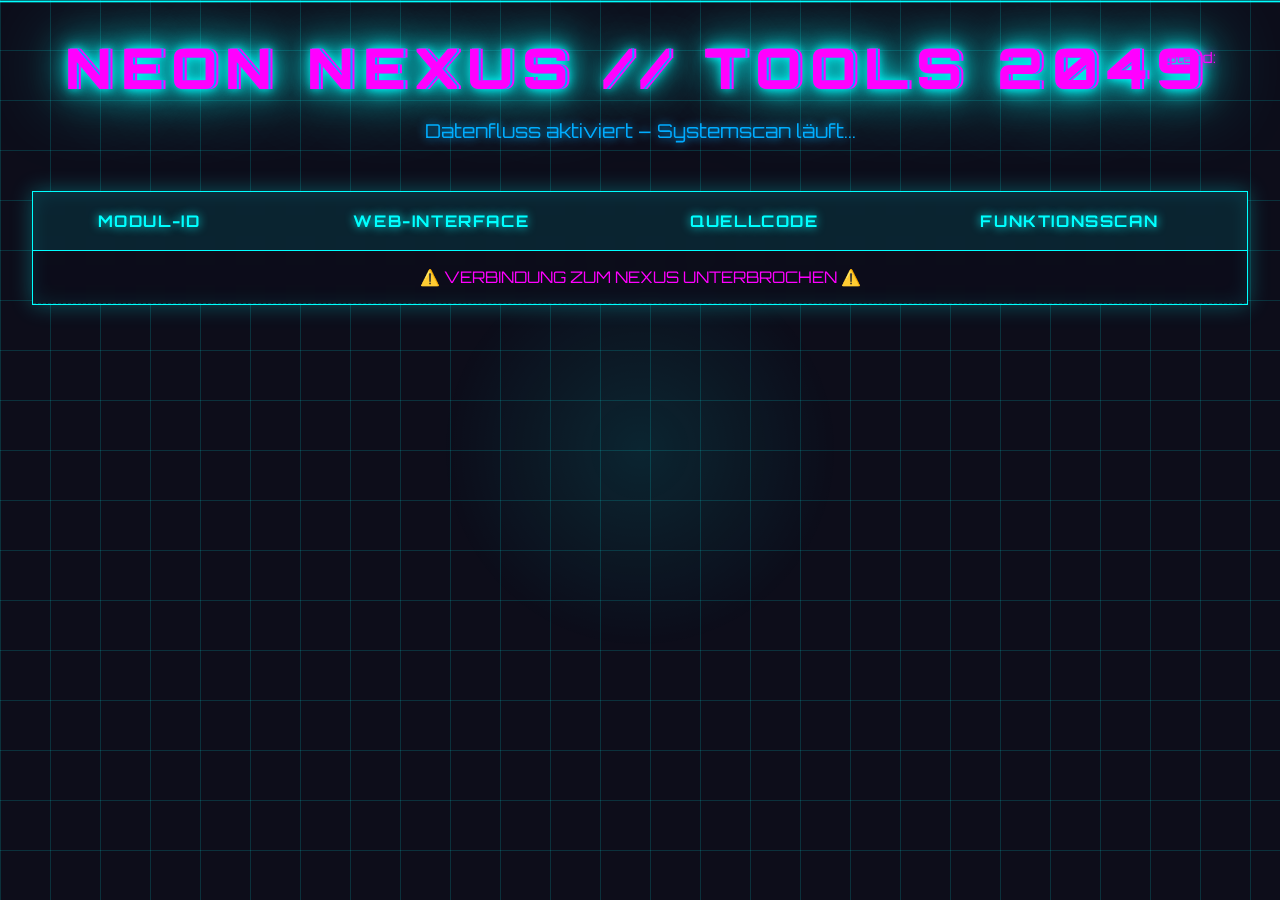
<file: web/index.html>
<!DOCTYPE html>
<html lang="de">
<head>
    <meta charset="UTF-8">
    <meta name="viewport" content="width=device-width, initial-scale=1.0">
    <title>NEON NEXUS // TOOLS 2049</title>
    <link href="https://fonts.googleapis.com/css2?family=Orbitron:wght@400;700;900&display=swap" rel="stylesheet">
    <style>
        :root {
            --neon-cyan: #00ffff;
            --neon-magenta: #ff00ff;
            --neon-blue: #00aaff;
            --bg-dark: #0d0d1a;
            --grid-line: rgba(0, 255, 255, 0.15);
        }

        * { margin: 0; padding: 0; box-sizing: border-box; }

        body {
            background: var(--bg-dark);
            color: var(--neon-cyan);
            font-family: 'Orbitron', sans-serif;
            min-height: 100vh;
            overflow-x: hidden;
            position: relative;
            background-image: 
                linear-gradient(var(--grid-line) 1px, transparent 1px),
                linear-gradient(90deg, var(--grid-line) 1px, transparent 1px);
            background-size: 50px 50px;
            animation: gridPulse 8s infinite linear;
        }

        @keyframes gridPulse {
            0% { background-position: 0 0; }
            100% { background-position: 50px 50px; }
        }

        .scanline {
            position: fixed;
            top: 0; left: 0; right: 0;
            height: 3px;
            background: linear-gradient(to bottom, transparent, var(--neon-cyan), transparent);
            animation: scan 4s linear infinite;
            pointer-events: none;
            z-index: 999;
        }

        @keyframes scan {
            0% { transform: translateY(-100vh); }
            100% { transform: translateY(100vh); }
        }

        .container {
            max-width: 1400px;
            margin: 0 auto;
            padding: 2rem;
            position: relative;
            z-index: 10;
        }

        header {
            text-align: center;
            margin-bottom: 3rem;
            position: relative;
        }

        .glitch {
            font-size: 3.5rem;
            font-weight: 900;
            text-transform: uppercase;
            letter-spacing: 0.15em;
            color: var(--neon-cyan);
            text-shadow: 
                0 0 10px var(--neon-cyan),
                0 0 20px var(--neon-cyan),
                0 0 40px var(--neon-cyan),
                0 0 80px var(--neon-cyan);
            animation: glitch 2s infinite;
            position: relative;
        }

        .glitch::before, .glitch::after {
            content: 'NEON NEXUS // TOOLS 2049';
            position: absolute;
            top: 0; left: 0;
            width: 100%;
            color: var(--neon-magenta);
            clip-path: inset(0 0 0 0);
            animation: glitch-skew 2s infinite;
        }

        .glitch::before {
            left: 2px;
            text-shadow: -2px 0 var(--neon-magenta);
            animation: glitch-1 0.8s infinite linear alternate-reverse;
        }

        .glitch::after {
            left: -2px;
            text-shadow: 2px 0 var(--neon-blue);
            animation: glitch-2 1.2s infinite linear alternate;
        }

        @keyframes glitch {
            0%, 100% { text-shadow: 0 0 10px var(--neon-cyan), 0 0 20px, 0 0 40px, 0 0 80px; }
            50% { text-shadow: 0 0 5px var(--neon-cyan), 0 0 10px, 0 0 20px; }
        }

        @keyframes glitch-1 {
            0%, 100% { clip-path: inset(0 0 0 0); }
            20% { clip-path: inset(90% 0 0 0); }
            40% { clip-path: inset(0 0 80% 0); }
            60% { clip-path: inset(70% 0 0 0); }
            80% { clip-path: inset(0 0 90% 0); }
        }

        @keyframes glitch-2 {
            0%, 100% { clip-path: inset(0 0 0 0); }
            25% { clip-path: inset(0 0 60% 0); }
            50% { clip-path: inset(80% 0 0 0); }
            75% { clip-path: inset(0 0 90% 0); }
        }

        .subtitle {
            font-size: 1.2rem;
            margin-top: 1rem;
            color: var(--neon-blue);
            text-shadow: 0 0 10px var(--neon-blue);
            animation: pulse 3s infinite;
        }

        @keyframes pulse {
            0%, 100% { opacity: 0.8; }
            50% { opacity: 1; }
        }

        #notification {
            background: rgba(255, 0, 255, 0.15);
            border: 1px solid var(--neon-magenta);
            color: var(--neon-magenta);
            padding: 1rem;
            margin: 1rem 0;
            border-radius: 4px;
            font-weight: 700;
            text-shadow: 0 0 10px var(--neon-magenta);
            display: none;
            animation: alertPulse 2s infinite;
        }

        @keyframes alertPulse {
            0%, 100% { box-shadow: 0 0 10px var(--neon-magenta); }
            50% { box-shadow: 0 0 20px var(--neon-magenta), 0 0 30px; }
        }

        table {
            width: 100%;
            border-collapse: separate;
            border-spacing: 0;
            margin-top: 2rem;
            background: rgba(13, 13, 26, 0.8);
            backdrop-filter: blur(10px);
            border: 1px solid var(--neon-cyan);
            box-shadow: 
                0 0 20px rgba(0, 255, 255, 0.3),
                inset 0 0 20px rgba(0, 255, 255, 0.1);
        }

        th {
            background: rgba(0, 255, 255, 0.1);
            color: var(--neon-cyan);
            padding: 1.2rem;
            text-transform: uppercase;
            font-weight: 700;
            letter-spacing: 0.1em;
            text-shadow: 0 0 10px var(--neon-cyan);
            border-bottom: 1px solid var(--neon-cyan);
        }

        td {
            padding: 1rem;
            border-bottom: 1px dashed rgba(0, 255, 255, 0.2);
            transition: all 0.3s ease;
        }

        tr:hover td {
            background: rgba(0, 255, 255, 0.05);
            box-shadow: 0 0 15px rgba(0, 255, 255, 0.2);
        }

        .new {
            background: rgba(255, 255, 153, 0.1) !important;
            animation: newGlow 2s infinite;
        }

        @keyframes newGlow {
            0%, 100% { box-shadow: 0 0 10px #ffff99; }
            50% { box-shadow: 0 0 25px #ffff99, 0 0 35px #ffff99; }
        }

        a {
            color: var(--neon-blue);
            text-decoration: none;
            font-weight: 700;
            position: relative;
            transition: all 0.3s ease;
        }

        a::after {
            content: ' ▸';
            opacity: 0;
            transition: opacity 0.3s;
        }

        a:hover {
            color: var(--neon-cyan);
            text-shadow: 0 0 15px var(--neon-cyan);
        }

        a:hover::after {
            opacity: 1;
        }

        .info-cell {
            font-size: 0.9rem;
            max-width: 500px;
            color: #a0f7ff;
        }

        .timestamp {
            position: absolute;
            top: 1rem;
            right: 2rem;
            font-size: 0.9rem;
            color: var(--neon-magenta);
            text-shadow: 0 0 8px var(--neon-magenta);
        }

        .hologram {
            position: fixed;
            top: 50%;
            left: 50%;
            width: 400px;
            height: 400px;
            background: radial-gradient(circle, rgba(0,255,255,0.1) 0%, transparent 70%);
            border-radius: 50%;
            transform: translate(-50%, -50%);
            pointer-events: none;
            z-index: 1;
            animation: hologram 15s infinite linear;
        }

        @keyframes hologram {
            0% { transform: translate(-50%, -50%) rotate(0deg) scale(1); }
            100% { transform: translate(-50%, -50%) rotate(360deg) scale(1.2); }
        }

        @media (max-width: 768px) {
            .glitch { font-size: 2rem; }
            table { font-size: 0.8rem; }
            th, td { padding: 0.5rem; }
        }
    </style>
</head>
<body>
    <div class="scanline"></div>
    <div class="hologram"></div>

    <div class="container">
        <header>
            <div class="glitch">NEON NEXUS // TOOLS 2049</div>
            <div class="subtitle">Datenfluss aktiviert – Systemscan läuft...</div>
            <div class="timestamp">Stand: <span id="timestamp"></span></div>
        </header>

        <div id="notification"></div>

        <table id="tools-table">
            <thead>
                <tr>
                    <th>MODUL-ID</th>
                    <th>WEB-INTERFACE</th>
                    <th>QUELLCODE</th>
                    <th>FUNKTIONSSCAN</th>
                </tr>
            </thead>
            <tbody></tbody>
        </table>
    </div>

    <script>
        const repo = 'heiko1988/ds';
        const path = 'web';
        const apiUrl = `https://api.github.com/repos/${repo}/contents/${path}`;
        const selfFile = 'tools-list.html';
        const basePagesUrl = 'https://heiko1988.github.io/ds/web/';

        async function fetchTools() {
            try {
                const response = await fetch(apiUrl);
                const files = await response.json();
                const htmlFiles = files.filter(f => f.name.endsWith('.html') && f.name !== selfFile);

                const lastFiles = JSON.parse(localStorage.getItem('lastToolsList')) || [];
                const currentFiles = htmlFiles.map(f => f.name).sort();
                const newFiles = currentFiles.filter(name => !lastFiles.includes(name));

                const notification = document.getElementById('notification');
                if (newFiles.length > 0) {
                    notification.innerHTML = `⚡ NEUE MODULE ENTDECKT: <strong>${newFiles.join('</strong> | <strong>')}</strong> ⚡`;
                    notification.style.display = 'block';
                }

                localStorage.setItem('lastToolsList', JSON.stringify(currentFiles));

                const tbody = document.querySelector('#tools-table tbody');
                tbody.innerHTML = '';

                for (const file of htmlFiles) {
                    const row = document.createElement('tr');
                    if (newFiles.includes(file.name)) row.classList.add('new');

                    // MODUL-ID
                    const idCell = document.createElement('td');
                    idCell.textContent = file.name;
                    row.appendChild(idCell);

                    // WEB-INTERFACE
                    const webCell = document.createElement('td');
                    const webLink = document.createElement('a');
                    webLink.href = basePagesUrl + file.name;
                    webLink.textContent = 'LIVE-ACCESS';
                    webLink.target = '_blank';
                    webCell.appendChild(webLink);
                    row.appendChild(webCell);

                    // QUELLCODE
                    const codeCell = document.createElement('td');
                    const codeLink = document.createElement('a');
                    codeLink.href = file.html_url;
                    codeLink.textContent = 'SOURCE-MATRIX';
                    codeLink.target = '_blank';
                    codeCell.appendChild(codeLink);
                    row.appendChild(codeCell);

                    // FUNKTIONSSCAN
                    const infoCell = document.createElement('td');
                    infoCell.className = 'info-cell';
                    try {
                        const content = await fetch(file.download_url).then(res => res.text());
                        const parser = new DOMParser();
                        const doc = parser.parseFromString(content, 'text/html');
                        const title = doc.querySelector('title')?.textContent.trim() || 'UNBEKANNT';
                        const descElem = doc.querySelector('h1, p');
                        const desc = descElem?.textContent.trim().slice(0, 120) + '...' || 'KEINE DATEN';
                        infoCell.innerHTML = `<strong>[${title}]</strong><br>${desc}`;
                    } catch (e) {
                        infoCell.textContent = 'SCAN FEHLER';
                    }
                    row.appendChild(infoCell);

                    tbody.appendChild(row);
                }

                document.getElementById('timestamp').textContent = new Date().toLocaleString('de-DE');
            } catch (error) {
                console.error('SYSTEMFEHLER:', error);
                document.querySelector('#tools-table tbody').innerHTML = '<tr><td colspan="4" style="color:#ff00ff; text-align:center;">⚠️ VERBINDUNG ZUM NEXUS UNTERBROCHEN ⚠️</td></tr>';
            }
        }

        // INIT
        fetchTools();
        setInterval(() => {
            const chars = '01アイウエオカキクケコサシスセソタチツテトナニヌネノハヒフヘホマミムメモヤユヨラリルレロワヲン';
            document.querySelectorAll('td, th').forEach(el => {
                if (Math.random() < 0.02) {
                    const orig = el.textContent;
                    el.textContent = Array.from(orig).map(() => chars[Math.floor(Math.random() * chars.length)]).join('');
                    setTimeout(() => el.textContent = orig, 200);
                }
            });
        }, 3000);
    </script>
</body>
</html>
</file>
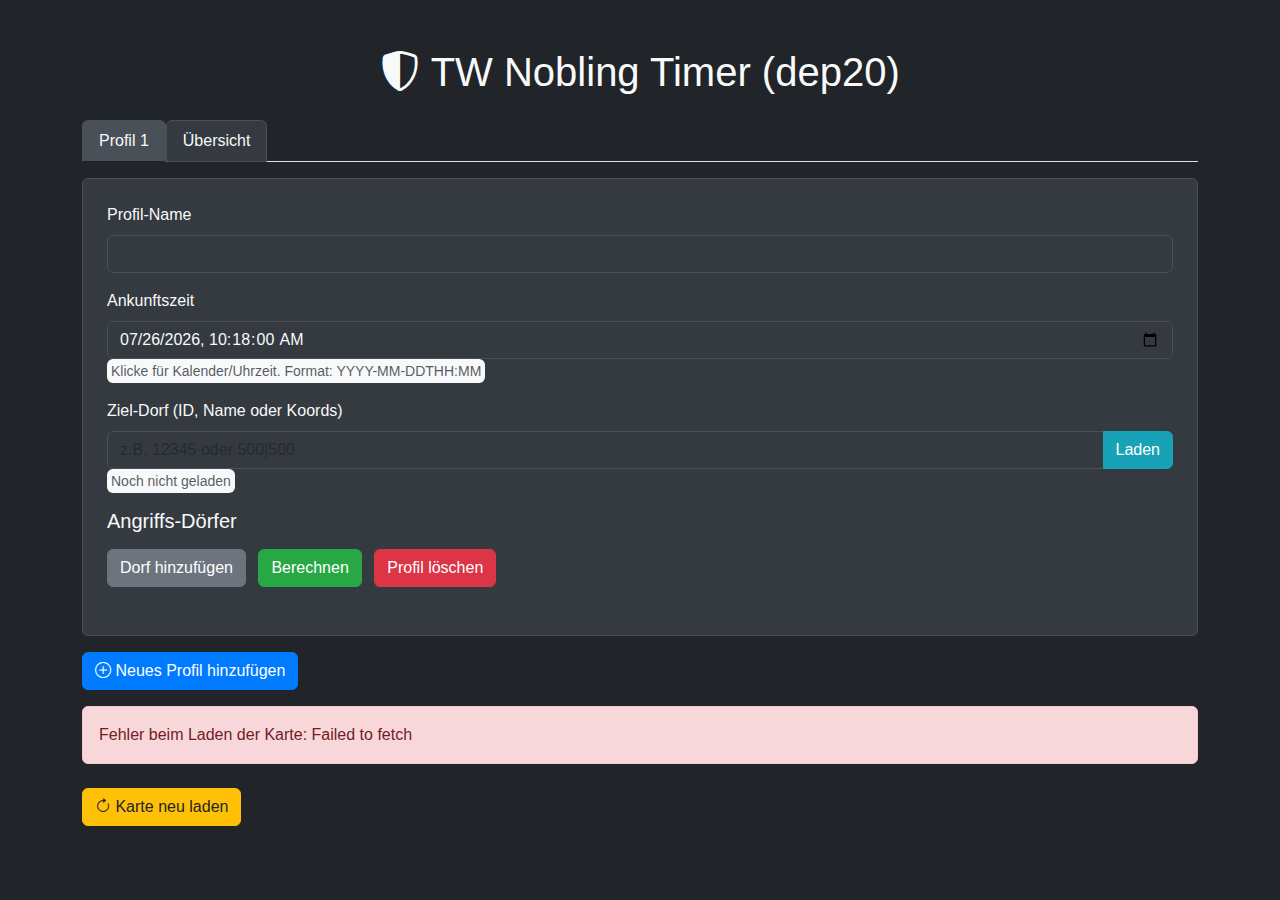
<file: web/ag_zeit_rechner/index.html>
<!DOCTYPE html>
<html lang="de">
<head>
    <meta charset="UTF-8">
    <meta name="viewport" content="width=device-width, initial-scale=1.0">
    <title>TW Nobling Timer (dep20)</title>
    <link href="https://cdn.jsdelivr.net/npm/bootstrap@5.3.3/dist/css/bootstrap.min.css" rel="stylesheet">
    <link href="https://cdn.jsdelivr.net/npm/bootstrap-icons/font/bootstrap-icons.css" rel="stylesheet">
    <link rel="stylesheet" href="styles.css">
</head>
<body class="bg-dark text-light">
    <div class="container my-5">
        <h1 class="text-center mb-4"><i class="bi bi-shield-shaded"></i> TW Nobling Timer (dep20)</h1>
        <ul class="nav nav-tabs" id="profileTabs" role="tablist"></ul>
        <div class="tab-content mt-3" id="profileTabContent"></div>
        <button class="btn btn-primary mt-3" id="addProfileBtn"><i class="bi bi-plus-circle"></i> Neues Profil hinzufügen</button>
        <div id="mapStatus" class="mt-3"></div>
        <button class="btn btn-warning mt-2" id="reloadMapBtn"><i class="bi bi-arrow-clockwise"></i> Karte neu laden</button>
    </div>
    <script src="https://cdn.jsdelivr.net/npm/bootstrap@5.3.3/dist/js/bootstrap.bundle.min.js"></script>
    <script src="script.js"></script>
</body>
</html>
</file>
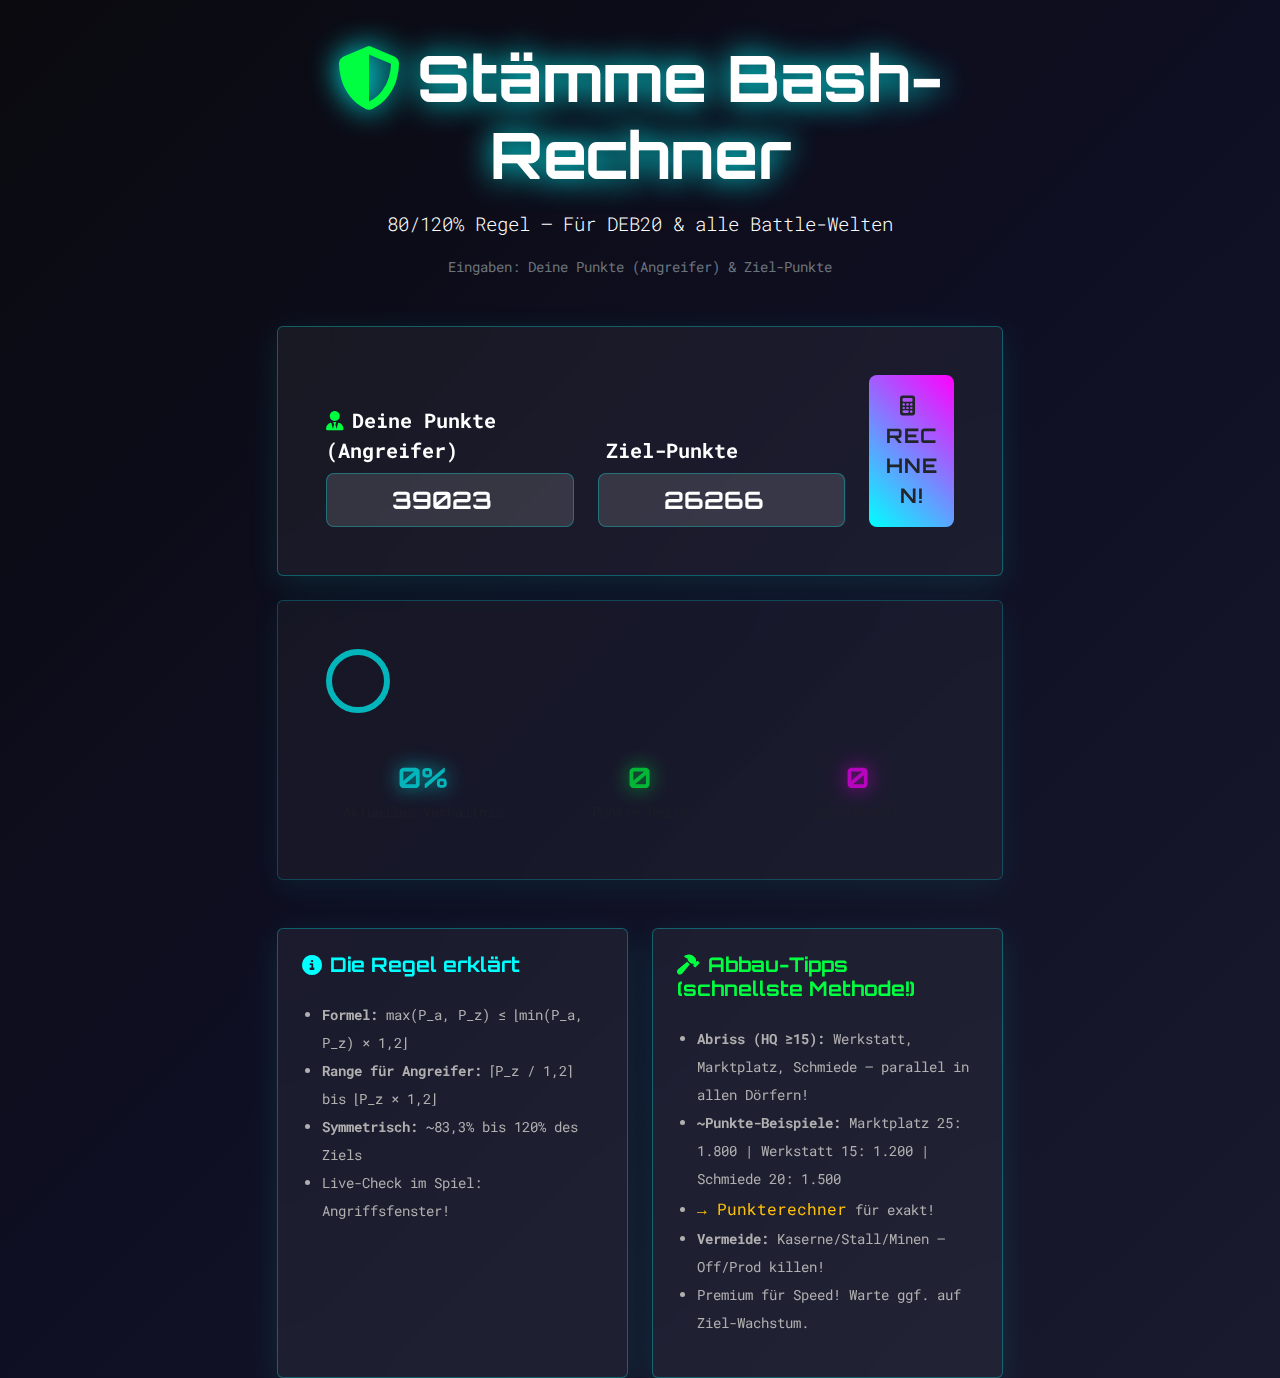
<file: web/bash-rechner.html>
<!DOCTYPE html>
<html lang="de">
<head>
    <meta charset="UTF-8">
    <meta name="viewport" content="width=device-width, initial-scale=1.0">
    <title>🛡️ Stämme Bash-Rechner 80/120% (DEB20 & Co.)</title>
    <link href="https://cdn.jsdelivr.net/npm/bootstrap@5.3.3/dist/css/bootstrap.min.css" rel="stylesheet">
    <link href="https://fonts.googleapis.com/css2?family=Orbitron:wght@400;700;900&family=Roboto+Mono:wght@300;400;500&display=swap" rel="stylesheet">
    <link href="https://cdnjs.cloudflare.com/ajax/libs/font-awesome/6.5.1/css/all.min.css" rel="stylesheet">
    <style>
        :root {
            --bg-primary: #0a0a0f;
            --bg-secondary: #0f0f23;
            --glass-bg: rgba(255,255,255,0.05);
            --glass-border: rgba(0,255,255,0.3);
            --neon-cyan: #00ffff;
            --neon-magenta: #ff00ff;
            --neon-lime: #00ff41;
            --text-primary: #ffffff;
            --text-secondary: #b0b0b0;
            --text-accent: var(--neon-cyan);
        }
        body {
            background: linear-gradient(135deg, var(--bg-primary) 0%, var(--bg-secondary) 50%, #1a1a2e 100%);
            color: var(--text-primary);
            font-family: 'Roboto Mono', monospace;
            overflow-x: hidden;
        }
        .container { max-width: 900px; margin-top: 40px; }
        h1, h2, h5 { font-family: 'Orbitron', monospace; font-weight: 700; }
        .card {
            background: var(--glass-bg);
            backdrop-filter: blur(20px);
            border: 1px solid var(--glass-border);
            box-shadow: 0 8px 32px rgba(0,255,255,0.1);
            transition: all 0.3s ease;
        }
        .card:hover {
            box-shadow: 0 12px 48px rgba(0,255,255,0.2);
            border-color: var(--neon-cyan);
        }
        .form-control, .form-control::placeholder {
            background: rgba(255,255,255,0.08) !important;
            border: 1px solid var(--glass-border) !important;
            color: var(--text-primary) !important;
            backdrop-filter: blur(10px);
        }
        .form-control:focus {
            border-color: var(--neon-cyan) !important;
            box-shadow: 0 0 20px rgba(0,255,255,0.3) !important;
        }
        .form-label { color: var(--text-primary); font-weight: 500; }
        .btn-calc {
            background: linear-gradient(45deg, var(--neon-cyan), var(--neon-magenta));
            border: none;
            font-family: 'Orbitron', monospace;
            font-weight: 700;
            text-transform: uppercase;
            letter-spacing: 1px;
            position: relative;
            overflow: hidden;
        }
        .btn-calc::before {
            content: ''; position: absolute; top: 0; left: -100%; width: 100%; height: 100%; background: linear-gradient(90deg, transparent, rgba(255,255,255,0.4), transparent); transition: left 0.5s;
        }
        .btn-calc:hover::before { left: 100%; }
        .btn-calc:hover {
            transform: translateY(-2px) scale(1.02);
            box-shadow: 0 10px 30px rgba(0,255,255,0.5);
        }
        .alert-success { background: rgba(0,255,65,0.15); border: 1px solid var(--neon-lime); color: var(--text-primary); }
        .alert-danger { background: rgba(255,0,255,0.15); border: 1px solid var(--neon-magenta); color: var(--text-primary); }
        .range-bar {
            background: rgba(255,255,255,0.08);
            height: 12px;
            border-radius: 6px;
            overflow: hidden;
            position: relative;
            box-shadow: inset 0 0 10px rgba(0,0,0,0.5);
        }
        .range-fill {
            height: 100%;
            transition: all 0.6s cubic-bezier(0.25,0.46,0.45,0.94);
            box-shadow: 0 0 15px currentColor;
            position: absolute;
            top: 0;
        }
        .lower { background: linear-gradient(90deg, var(--neon-lime), #00ff88); color: var(--neon-lime); }
        .upper { background: linear-gradient(90deg, var(--neon-cyan), #00ccff); color: var(--neon-cyan); }
        .current { background: linear-gradient(90deg, var(--neon-magenta), #ff66cc); color: var(--neon-magenta); }
        #ergebnis { min-height: 280px; }
        .spinner-border {
            width: 4rem; height: 4rem;
            border-width: 0.4em;
            border-color: var(--neon-cyan);
        }
        .spinner-border::after { border-color: var(--neon-magenta); }
        .h3, .fs-4, .h2 { font-family: 'Orbitron', sans-serif; }
        .small { color: var(--text-secondary); }
        a { color: var(--neon-cyan); text-decoration: none; }
        a:hover { text-shadow: 0 0 10px var(--neon-cyan); }
        ul { padding-left: 20px; }
        .text-center .h3.fw-bold { text-shadow: 0 0 20px currentColor; }
        .fade-in { animation: fadeIn 1s ease-in; }
        @keyframes fadeIn { from { opacity: 0; transform: translateY(20px); } to { opacity: 1; transform: translateY(0); } }
        .info-icon:hover { color: var(--neon-lime); transform: scale(1.2); }
    </style>
</head>
<body>
    <div class="container">
        <div class="text-center mb-5 fade-in">
            <h1 class="display-3 fw-bold mb-3" style="font-family: 'Orbitron', monospace; text-shadow: 0 0 30px var(--neon-cyan);">
                <i class="fas fa-shield-alt me-3" style="color: var(--neon-lime);"></i>Stämme Bash-Rechner
            </h1>
            <p class="lead" style="font-size: 1.2rem;">80/120% Regel – Für DEB20 & alle Battle-Welten</p>
            <small class="text-secondary">Eingaben: Deine Punkte (Angreifer) & Ziel-Punkte</small>
        </div>

        <div class="row justify-content-center">
            <div class="col-md-10">
                <div class="card p-5 mb-4 fade-in">
                    <div class="row g-4 align-items-end">
                        <div class="col-md-5">
                            <label class="form-label fw-bold fs-5"><i class="fas fa-user-tie me-2" style="color: var(--neon-lime);"></i>Deine Punkte (Angreifer)</label>
                            <input type="number" class="form-control form-control-lg text-center fw-bold fs-4" id="pa" value="39023" min="1" placeholder="z.B. 39.023">
                        </div>
                        <div class="col-md-5">
                            <label class="form-label fw-bold fs-5"><i class="fas fa-target me-2" style="color: var(--neon-magenta);"></i>Ziel-Punkte</label>
                            <input type="number" class="form-control form-control-lg text-center fw-bold fs-4" id="pz" value="26266" min="1" placeholder="z.B. 26.266">
                        </div>
                        <div class="col-md-2">
                            <button class="btn btn-calc btn-lg w-100 p-3" onclick="berechne()">
                                <i class="fas fa-calculator me-2"></i>Rechnen!
                            </button>
                        </div>
                    </div>
                </div>

                <div id="ergebnis" class="card p-5 fade-in">
                    <div class="text-center">
                        <div class="spinner-border text-primary mb-4" role="status" id="loader" style="display:none;">
                            <span class="visually-hidden">Lädt...</span>
                        </div>
                        <h2 id="status" class="mb-4" style="font-size: 2.5rem;"></h2>
                        <p id="action" class="fs-3 fw-bold mb-4" style="font-family: 'Orbitron';"></p>
                        <div id="range-viz" class="mb-5"></div>
                        <div class="row text-center">
                            <div class="col-md-4">
                                <div class="h3 fw-bold mb-1" id="ratio" style="color: var(--neon-cyan);">0%</div>
                                <small>Aktuelles Verhältnis</small>
                            </div>
                            <div class="col-md-4">
                                <div class="h3 fw-bold mb-1" id="diff" style="color: var(--neon-lime);">0</div>
                                <small>Punkte Delta</small>
                            </div>
                            <div class="col-md-4">
                                <div class="h3 fw-bold mb-1" id="target" style="color: var(--neon-magenta);">0</div>
                                <small>Ziel-Punkte</small>
                            </div>
                        </div>
                    </div>
                </div>

                <div class="row mt-5">
                    <div class="col-md-6">
                        <div class="card p-4 h-100 fade-in">
                            <h5 class="mb-4" style="color: var(--neon-cyan);"><i class="fas fa-info-circle me-2"></i>Die Regel erklärt</h5>
                            <ul class="small lh-lg">
                                <li><strong>Formel:</strong> max(P_a, P_z) ≤ ⌊min(P_a, P_z) × 1,2⌋</li>
                                <li><strong>Range für Angreifer:</strong> ⌈P_z / 1,2⌉ bis ⌊P_z × 1,2⌋</li>
                                <li><strong>Symmetrisch:</strong> ~83,3% bis 120% des Ziels</li>
                                <li>Live-Check im Spiel: Angriffsfenster!</li>
                            </ul>
                        </div>
                    </div>
                    <div class="col-md-6">
                        <div class="card p-4 h-100 fade-in">
                            <h5 class="mb-4" style="color: var(--neon-lime);"><i class="fas fa-hammer me-2"></i>Abbau-Tipps (schnellste Methode!)</h5>
                            <ul class="small lh-lg">
                                <li><strong>Abriss (HQ ≥15):</strong> Werkstatt, Marktplatz, Schmiede – parallel in allen Dörfern!</li>
                                <li><strong>~Punkte-Beispiele:</strong> Marktplatz 25: 1.800 | Werkstatt 15: 1.200 | Schmiede 20: 1.500</li>
                                <li><a href="https://ds-ultimate.de/de/tools/pointCalc" target="_blank" class="text-warning fs-6">→ Punkterechner</a> für exakt!</li>
                                <li><strong>Vermeide:</strong> Kaserne/Stall/Minen – Off/Prod killen!</li>
                                <li>Premium für Speed! Warte ggf. auf Ziel-Wachstum.</li>
                            </ul>
                        </div>
                    </div>
                </div>
            </div>
        </div>
    </div>

    <script>
        function berechne() {
            const loader = document.getElementById('loader');
            const ergebnis = document.getElementById('ergebnis');
            loader.style.display = 'block';
            ergebnis.style.opacity = '0.7';
            setTimeout(() => {
                const pa = parseInt(document.getElementById('pa').value) || 0;
                const pz = parseInt(document.getElementById('pz').value) || 0;
                if (pa <= 0 || pz <= 0) {
                    document.getElementById('status').innerHTML = '❌ Ungültige Eingabe!';
                    loader.style.display = 'none';
                    ergebnis.style.opacity = '1';
                    return;
                }

                const minP = Math.min(pa, pz);
                const maxP = Math.max(pa, pz);
                const maxAllowed = Math.floor(minP * 120 / 100);
                const isAllowed = maxP <= maxAllowed;
                const ratio = ((maxP / minP) * 100).toFixed(1) + '%';
                const lowerBound = Math.ceil(pz * 100 / 120);
                const upperBound = Math.floor(pz * 120 / 100);

                let statusHtml = isAllowed ? '<i class="fas fa-check-circle" style="color: var(--neon-lime); font-size: 4rem;"></i><br>✅ ANGRIFF ERLAUBT!' : '<i class="fas fa-times-circle" style="color: var(--neon-magenta); font-size: 4rem;"></i><br>❌ ANGRIFF GESPERRT!';
                document.getElementById('status').innerHTML = statusHtml;

                let actionHtml = '';
                let diff = 0;
                let target = pa;
                if (isAllowed) {
                    actionHtml = '<i class="fas fa-thumbs-up" style="color: var(--neon-lime); font-size: 2rem; margin-right: 10px;"></i><strong>Perfekt im Korridor!</strong><br>Du kannst direkt angreifen.';
                    document.getElementById('action').style.color = 'var(--neon-lime)';
                } else if (pa > pz) {
                    target = upperBound;
                    diff = pa - target;
                    actionHtml = `<i class="fas fa-hammer" style="color: var(--neon-cyan); font-size: 2rem; margin-right: 10px;"></i>Abbau nötig:<br>
                                  <strong style="color: var(--neon-lime); font-size: 2rem;">${diff.toLocaleString('de-DE')}</strong> Punkte<br>
                                  auf <strong style="color: var(--neon-magenta);">${target.toLocaleString('de-DE')}</strong>`;
                    document.getElementById('action').style.color = 'var(--neon-cyan)';
                } else {
                    target = lowerBound;
                    diff = target - pa;
                    actionHtml = `<i class="fas fa-plus-circle" style="color: var(--neon-lime); font-size: 2rem; margin-right: 10px;"></i>Bau nötig:<br>
                                  <strong style="color: var(--neon-lime); font-size: 2rem;">${diff.toLocaleString('de-DE')}</strong> Punkte<br>
                                  auf <strong style="color: var(--neon-magenta);">${target.toLocaleString('de-DE')}</strong> (Untergrenze)`;
                    document.getElementById('action').style.color = 'var(--neon-lime)';
                }
                document.getElementById('action').innerHTML = actionHtml;
                document.getElementById('ratio').textContent = ratio;
                document.getElementById('diff').textContent = diff === 0 ? '0' : (diff > 0 ? '+' + diff.toLocaleString('de-DE') : diff.toLocaleString('de-DE'));
                document.getElementById('target').textContent = target.toLocaleString('de-DE');

                // Range-Bar visualisieren (futuristisch)
                const totalWidth = upperBound - lowerBound + 1;
                const paPos = Math.max(0, Math.min(100, ((pa - lowerBound) / totalWidth) * 100));
                let vizHtml = `
                    <div class="range-bar mb-3" style="max-width: 400px; margin: 0 auto;">
                        <div class="range-fill lower" style="width: ${paPos}%; left: 0;"></div>
                        <div class="range-fill upper" style="width: ${100 - paPos}%; left: ${paPos}%;"></div>
                        ${pa >= lowerBound && pa <= upperBound ? '' : `<div class="range-fill current" style="width: 4px; left: ${paPos}%; height: 200%; transform: translateY(-50%);"></div>`}
                    </div>
                    <small class="text-secondary fs-6">
                        Range für dich: <strong style="color: var(--neon-lime);">${lowerBound.toLocaleString('de-DE')}</strong> &mdash; <strong style="color: var(--neon-cyan);">${upperBound.toLocaleString('de-DE')}</strong>
                        ${pa < lowerBound ? '<span style="color: var(--neon-lime);">← Bauen</span>' : pa > upperBound ? '<span style="color: var(--neon-magenta);">Abbauen →</span>' : '<span style="color: var(--neon-lime);">Im Range!</span>'}
                    </small>`;
                document.getElementById('range-viz').innerHTML = vizHtml;

                loader.style.display = 'none';
                ergebnis.style.opacity = '1';
                ergebnis.style.transform = 'scale(1.02)';
                setTimeout(() => { ergebnis.style.transform = 'scale(1)'; }, 200);
            }, 600);
        }

        // Auto-calc on enter & initial
        document.addEventListener('DOMContentLoaded', () => {
            document.getElementById('pa').addEventListener('keypress', (e) => { if (e.key === 'Enter') berechne(); });
            document.getElementById('pz').addEventListener('keypress', (e) => { if (e.key === 'Enter') berechne(); });
            setTimeout(berechne, 300);
        });
    </script>
</body>
</html>
</file>
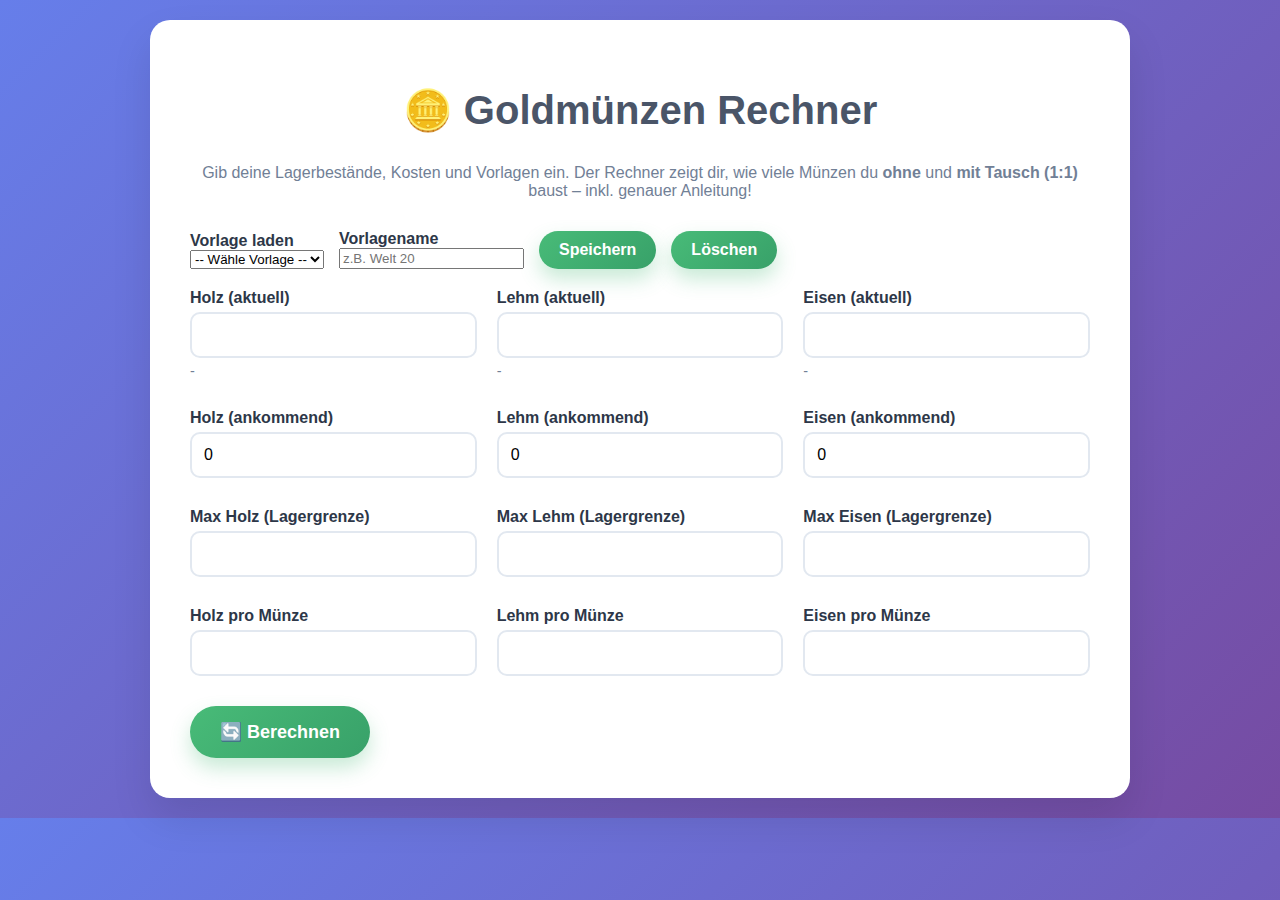
<file: web/muenzen-rechner.html>
<!DOCTYPE html>
<html lang="de">
<head>
    <meta charset="UTF-8">
    <meta name="viewport" content="width=device-width, initial-scale=1.0">
    <title>Goldmünzen Rechner</title>
    <style>
        body { font-family: 'Segoe UI', Tahoma, Geneva, Verdana, sans-serif; background: linear-gradient(135deg, #667eea 0%, #764ba2 100%); margin: 0; padding: 20px; color: #333; }
        .container { max-width: 900px; margin: 0 auto; background: white; border-radius: 20px; box-shadow: 0 20px 40px rgba(0,0,0,0.1); padding: 40px; overflow: hidden; }
        h1 { text-align: center; color: #4a5568; margin-bottom: 30px; font-size: 2.5em; }
        .input-group { display: grid; grid-template-columns: repeat(auto-fit, minmax(250px, 1fr)); gap: 20px; margin-bottom: 30px; }
        label { display: flex; flex-direction: column; font-weight: bold; color: #2d3748; }
        input[type="number"] { padding: 12px; border: 2px solid #e2e8f0; border-radius: 10px; font-size: 16px; transition: border-color 0.3s; margin-top: 5px; }
        input[type="number"]:focus { outline: none; border-color: #667eea; box-shadow: 0 0 0 3px rgba(102, 126, 234, 0.1); }
        .percent { font-size: 0.9em; color: #718096; font-weight: normal; margin-top: 5px; }
        button { grid-column: 1 / -1; padding: 15px 30px; background: linear-gradient(135deg, #48bb78, #38a169); color: white; border: none; border-radius: 50px; font-size: 18px; font-weight: bold; cursor: pointer; transition: transform 0.2s, box-shadow 0.2s; box-shadow: 0 10px 20px rgba(72, 187, 120, 0.3); }
        button:hover { transform: translateY(-2px); box-shadow: 0 15px 30px rgba(72, 187, 120, 0.4); }
        button:active { transform: translateY(0); }
        .results { display: grid; grid-template-columns: repeat(auto-fit, minmax(300px, 1fr)); gap: 20px; }
        .card { background: linear-gradient(135deg, #f7fafc, #edf2f7); border-radius: 15px; padding: 25px; box-shadow: 0 10px 25px rgba(0,0,0,0.05); border-left: 5px solid #667eea; }
        .card h2 { margin-top: 0; color: #2d3748; font-size: 1.5em; }
        .card h3 { color: #4a5568; margin-bottom: 15px; }
        ul { list-style: none; padding: 0; }
        li { background: white; margin: 10px 0; padding: 15px; border-radius: 10px; box-shadow: 0 5px 15px rgba(0,0,0,0.05); transition: transform 0.2s; }
        li:hover { transform: translateX(5px); }
        .diff-positive { color: #38a169; font-weight: bold; }
        .diff-negative { color: #e53e3e; font-weight: bold; }
        .highlight { background: linear-gradient(135deg, #fed7d7, #feb2b2); padding: 20px; border-radius: 10px; margin: 20px 0; border-left: 5px solid #fc8181; }
        .number { font-size: 1.2em; font-weight: bold; }
        @media (max-width: 768px) { .input-group { grid-template-columns: 1fr; } }
        .template-group { grid-column: 1 / -1; display: flex; gap: 15px; align-items: end; margin-bottom: 20px; }
        .template-group select, .template-group input { margin-top: 0; }
        .template-group button { padding: 10px 20px; font-size: 16px; grid-column: initial; }
    </style>
</head>
<body>
    <div class="container">
        <h1>🪙 Goldmünzen Rechner</h1>
        <p style="text-align: center; color: #718096; margin-bottom: 30px;">Gib deine Lagerbestände, Kosten und Vorlagen ein. Der Rechner zeigt dir, wie viele Münzen du <strong>ohne</strong> und <strong>mit Tausch (1:1)</strong> baust – inkl. genauer Anleitung!</p>
        
        <div class="template-group">
            <label>Vorlage laden
                <select id="templateSelect">
                    <option value="">-- Wähle Vorlage --</option>
                </select>
            </label>
            <label>Vorlagename
                <input type="text" id="templateName" placeholder="z.B. Welt 20">
            </label>
            <button onclick="saveTemplate()">Speichern</button>
            <button onclick="deleteTemplate()">Löschen</button>
        </div>

        <div class="input-group">
            <label> Holz (aktuell)
                <input type="number" id="holz" min="0" step="1">
                <span class="percent" id="pHolz">-</span>
            </label>
            <label> Lehm (aktuell)
                <input type="number" id="lehm" min="0" step="1">
                <span class="percent" id="pLehm">-</span>
            </label>
            <label> Eisen (aktuell)
                <input type="number" id="eisen" min="0" step="1">
                <span class="percent" id="pEisen">-</span>
            </label>
        </div>

        <div class="input-group">
            <label> Holz (ankommend)
                <input type="number" id="addHolz" min="0" step="1" value="0">
            </label>
            <label> Lehm (ankommend)
                <input type="number" id="addLehm" min="0" step="1" value="0">
            </label>
            <label> Eisen (ankommend)
                <input type="number" id="addEisen" min="0" step="1" value="0">
            </label>
        </div>

        <div class="input-group">
            <label> Max Holz (Lagergrenze)
                <input type="number" id="maxHolz" min="0" step="1">
            </label>
            <label> Max Lehm (Lagergrenze)
                <input type="number" id="maxLehm" min="0" step="1">
            </label>
            <label> Max Eisen (Lagergrenze)
                <input type="number" id="maxEisen" min="0" step="1">
            </label>
        </div>

        <div class="input-group">
            <label> Holz pro Münze
                <input type="number" id="ch" min="0" step="1">
            </label>
            <label> Lehm pro Münze
                <input type="number" id="cl" min="0" step="1">
            </label>
            <label> Eisen pro Münze
                <input type="number" id="ce" min="0" step="1">
            </label>
        </div>

        <button onclick="calculate()">🔄 Berechnen</button>

        <div class="results" id="results" style="display: none;">
            <!-- Dynamisch gefüllt -->
        </div>
    </div>

    <script>
        const inputs = ['holz', 'lehm', 'eisen', 'addHolz', 'addLehm', 'addEisen', 'maxHolz', 'maxLehm', 'maxEisen', 'ch', 'cl', 'ce'];
        const TEMPLATES_KEY = 'goldmuenzen_vorlagen';

        // Lade gespeicherte Werte und Vorlagen
        function loadSaved() {
            inputs.forEach(id => {
                const val = localStorage.getItem(id);
                if (val !== null) document.getElementById(id).value = val;
            });
            loadTemplates();
        }

        // Speichere Werte
        function saveValues() {
            inputs.forEach(id => {
                localStorage.setItem(id, document.getElementById(id).value);
            });
        }

        // Lade Vorlagen in Dropdown
        function loadTemplates() {
            const templates = JSON.parse(localStorage.getItem(TEMPLATES_KEY) || '[]');
            const select = document.getElementById('templateSelect');
            select.innerHTML = '<option value="">-- Wähle Vorlage --</option>';
            templates.forEach(t => {
                const option = document.createElement('option');
                option.value = t.name;
                option.textContent = t.name;
                select.appendChild(option);
            });
        }

        // Speichere Vorlage
        function saveTemplate() {
            const name = document.getElementById('templateName').value.trim();
            if (!name) return alert('Vorlagename eingeben!');
            const ch = parseInt(document.getElementById('ch').value) || 0;
            const cl = parseInt(document.getElementById('cl').value) || 0;
            const ce = parseInt(document.getElementById('ce').value) || 0;
            let templates = JSON.parse(localStorage.getItem(TEMPLATES_KEY) || '[]');
            templates = templates.filter(t => t.name !== name); // Überschreiben
            templates.push({ name, ch, cl, ce });
            localStorage.setItem(TEMPLATES_KEY, JSON.stringify(templates));
            loadTemplates();
            alert('Vorlage gespeichert!');
        }

        // Lade Vorlage
        document.getElementById('templateSelect').addEventListener('change', (e) => {
            const name = e.target.value;
            if (!name) return;
            const templates = JSON.parse(localStorage.getItem(TEMPLATES_KEY) || '[]');
            const template = templates.find(t => t.name === name);
            if (template) {
                document.getElementById('templateName').value = name;
                document.getElementById('ch').value = template.ch;
                document.getElementById('cl').value = template.cl;
                document.getElementById('ce').value = template.ce;
                saveValues();
                calculate();
            }
        });

        // Lösch Vorlage
        function deleteTemplate() {
            const name = document.getElementById('templateName').value.trim();
            if (!name) return alert('Vorlagename eingeben!');
            let templates = JSON.parse(localStorage.getItem(TEMPLATES_KEY) || '[]');
            templates = templates.filter(t => t.name !== name);
            localStorage.setItem(TEMPLATES_KEY, JSON.stringify(templates));
            loadTemplates();
            document.getElementById('templateName').value = '';
            alert('Vorlage gelöscht!');
        }

        // Berechnung
        function calculate() {
            saveValues();

            const H = parseInt(document.getElementById('holz').value) || 0;
            const L = parseInt(document.getElementById('lehm').value) || 0;
            const E = parseInt(document.getElementById('eisen').value) || 0;

            const addH = parseInt(document.getElementById('addHolz').value) || 0;
            const addL = parseInt(document.getElementById('addLehm').value) || 0;
            const addE = parseInt(document.getElementById('addEisen').value) || 0;

            const maxH = parseInt(document.getElementById('maxHolz').value) || Infinity;
            const maxL = parseInt(document.getElementById('maxLehm').value) || Infinity;
            const maxE = parseInt(document.getElementById('maxEisen').value) || Infinity;

            const Ch = parseInt(document.getElementById('ch').value) || 0;
            const Cl = parseInt(document.getElementById('cl').value) || 0;
            const Ce = parseInt(document.getElementById('ce').value) || 0;

            const S = H + L + E;
            const totalC = Ch + Cl + Ce;

            if (totalC === 0) {
                document.getElementById('results').style.display = 'none';
                return;
            }

            // Prozente
            document.getElementById('pHolz').textContent = S > 0 ? (H / S * 100).toFixed(2) + '%' : '0%';
            document.getElementById('pLehm').textContent = S > 0 ? (L / S * 100).toFixed(2) + '%' : '0%';
            document.getElementById('pEisen').textContent = S > 0 ? (E / S * 100).toFixed(2) + '%' : '0%';

            // Gesamt nach Add
            const totalH = H + addH;
            const totalL = L + addL;
            const totalE = E + addE;
            const totalS = totalH + totalL + totalE;

            // Überfüllung prüfen
            const overH = totalH > maxH ? totalH - maxH : 0;
            const overL = totalL > maxL ? totalL - maxL : 0;
            const overE = totalE > maxE ? totalE - maxE : 0;

            let overfillHTML = '';
            if (overH + overL + overE > 0) {
                overfillHTML = '<div class="card" style="grid-column: 1 / -1; border-left-color: #fc8181;"> <h2>⚠️ Lagerüberfüllung!</h2> <p>Überschuss: Holz ${overH.toLocaleString('de-DE')}, Lehm ${overL.toLocaleString('de-DE')}, Eisen ${overE.toLocaleString('de-DE')}</p> </div>';
            }

            // Ohne Tausch (basierend auf total)
            const mH = Math.floor(totalH / Ch);
            const mL = Math.floor(totalL / Cl);
            const mE = Math.floor(totalE / Ce);
            const ohne = Math.min(mH, mL, mE);
            let limit = [];
            if (mH === ohne) limit.push('Holz');
            if (mL === ohne) limit.push('Lehm');
            if (mE === ohne) limit.push('Eisen');
            const limitStr = limit.join(', ');

            // Mit Tausch (maximal, ohne Kappe)
            let mit = Math.floor(totalS / totalC);

            // Mit Kappe (Lagergrenzen)
            const maxMByCap = Math.min(Math.floor(maxH / Ch), Math.floor(maxL / Cl), Math.floor(maxE / Ce), mit);
            mit = maxMByCap; // Begrenze auf Kappe

            const rest = totalS - mit * totalC;
            const targetH = mit * Ch;
            const targetL = mit * Cl;
            const targetE = mit * Ce;
            const diffH = totalH - targetH;
            const diffL = totalL - targetL;
            const diffE = totalE - targetE;

            const ueberschuesse = [];
            if (diffH > 0) ueberschuesse.push({ from: 'Holz', amt: diffH });
            if (diffL > 0) ueberschuesse.push({ from: 'Lehm', amt: diffL });
            if (diffE > 0) ueberschuesse.push({ from: 'Eisen', amt: diffE });

            const defizite = [];
            if (diffH < 0) defizite.push({ to: 'Holz', amt: -diffH });
            if (diffL < 0) defizite.push({ to: 'Lehm', amt: -diffL });
            if (diffE < 0) defizite.push({ to: 'Eisen', amt: -diffE });

            let anleitungHTML = '<h3>📋 Genaue Tausch-Anleitung</h3><p>Um <strong>' + mit.toLocaleString('de-DE') + '</strong> Münzen zu bauen:</p><ul>';
            ueberschuesse.sort((a, b) => b.amt - a.amt);
            let uebIdx = 0;
            for (let d of defizite) {
                let remaining = d.amt;
                while (remaining > 0 && uebIdx < ueberschuesse.length) {
                    const u = ueberschuesse[uebIdx];
                    const take = Math.min(remaining, u.amt);
                    anleitungHTML += `<li>🔄 Tausche <span class="number">${take.toLocaleString('de-DE')}</span> ${u.from} → ${d.to}</li>`;
                    u.amt -= take;
                    remaining -= take;
                    if (u.amt === 0) uebIdx++;
                }
            }
            anleitungHTML += '</ul>';
            if (defizite.length === 0) anleitungHTML = '<h3>📋 Kein Tausch nötig!</h3><p>Du hast genug für ' + mit.toLocaleString('de-DE') + ' Münzen.</p>';

            // Wenn Überfüllung, Vorschlag für zusätzliche Münzen vor Ankunft
            let overfillSuggestion = '';
            if (overH + overL + overE > 0) {
                // Berechne, wie viele Münzen bauen, um Platz zu machen
                const excessTotal = overH + overL + overE;
                const extraM = Math.floor(excessTotal / totalC);
                if (extraM > 0) {
                    overfillSuggestion = '<p><strong>Vorschlag:</strong> Baue vor Ankunft <span class="number">' + extraM.toLocaleString('de-DE') + '</span> zusätzliche Münzen, um Platz zu machen und Ressourcen zu nutzen. Passe Tausch entsprechend an.</p>';
                }
            }

            document.getElementById('results').innerHTML = `
                ${overfillHTML}
                <div class="card">
                    <h2>⚡ Ohne Tausch</h2>
                    <div class="highlight">
                        <p class="number">${ohne.toLocaleString('de-DE')}</p>
                        <p><strong>Limitierend:</strong> ${limitStr}</p>
                    </div>
                </div>
                <div class="card">
                    <h2>🚀 Mit Tausch (maximal)</h2>
                    <div class="highlight">
                        <p class="number">${mit.toLocaleString('de-DE')}</p>
                        <p>Restressourcen: <span class="number">${rest.toLocaleString('de-DE')}</span></p>
                    </div>
                </div>
                <div class="card">
                    <h3>🎯 Zielmengen</h3>
                    <ul>
                        <li>Holz: <span class="number">${targetH.toLocaleString('de-DE')}</span><br> Gesamt: ${totalH.toLocaleString('de-DE')} | <span class="${diffH >= 0 ? 'diff-positive' : 'diff-negative'}">Diff: ${diffH >= 0 ? '+' : ''}${diffH.toLocaleString('de-DE')}</span></li>
                        <li>Lehm: <span class="number">${targetL.toLocaleString('de-DE')}</span><br> Gesamt: ${totalL.toLocaleString('de-DE')} | <span class="${diffL >= 0 ? 'diff-positive' : 'diff-negative'}">Diff: ${diffL >= 0 ? '+' : ''}${diffL.toLocaleString('de-DE')}</span></li>
                        <li>Eisen: <span class="number">${targetE.toLocaleString('de-DE')}</span><br> Gesamt: ${totalE.toLocaleString('de-DE')} | <span class="${diffE >= 0 ? 'diff-positive' : 'diff-negative'}">Diff: ${diffE >= 0 ? '+' : ''}${diffE.toLocaleString('de-DE')}</span></li>
                    </ul>
                </div>
                <div class="card" style="grid-column: 1 / -1;">
                    ${anleitungHTML}
                    ${overfillSuggestion}
                    <p style="margin-top: 20px; font-style: italic; color: #718096;"> 💡 Nach den Tauschen baust du <strong>${mit.toLocaleString('de-DE')}</strong> Münzen. Der Rest bleibt im Lager! </p>
                </div>
            `;
            document.getElementById('results').style.display = 'grid';
        }

        // Initial load
        window.addEventListener('load', () => {
            loadSaved();
            inputs.forEach(id => document.getElementById(id).addEventListener('input', calculate));
            calculate();
        });
    </script>
</body>
</html>
</file>
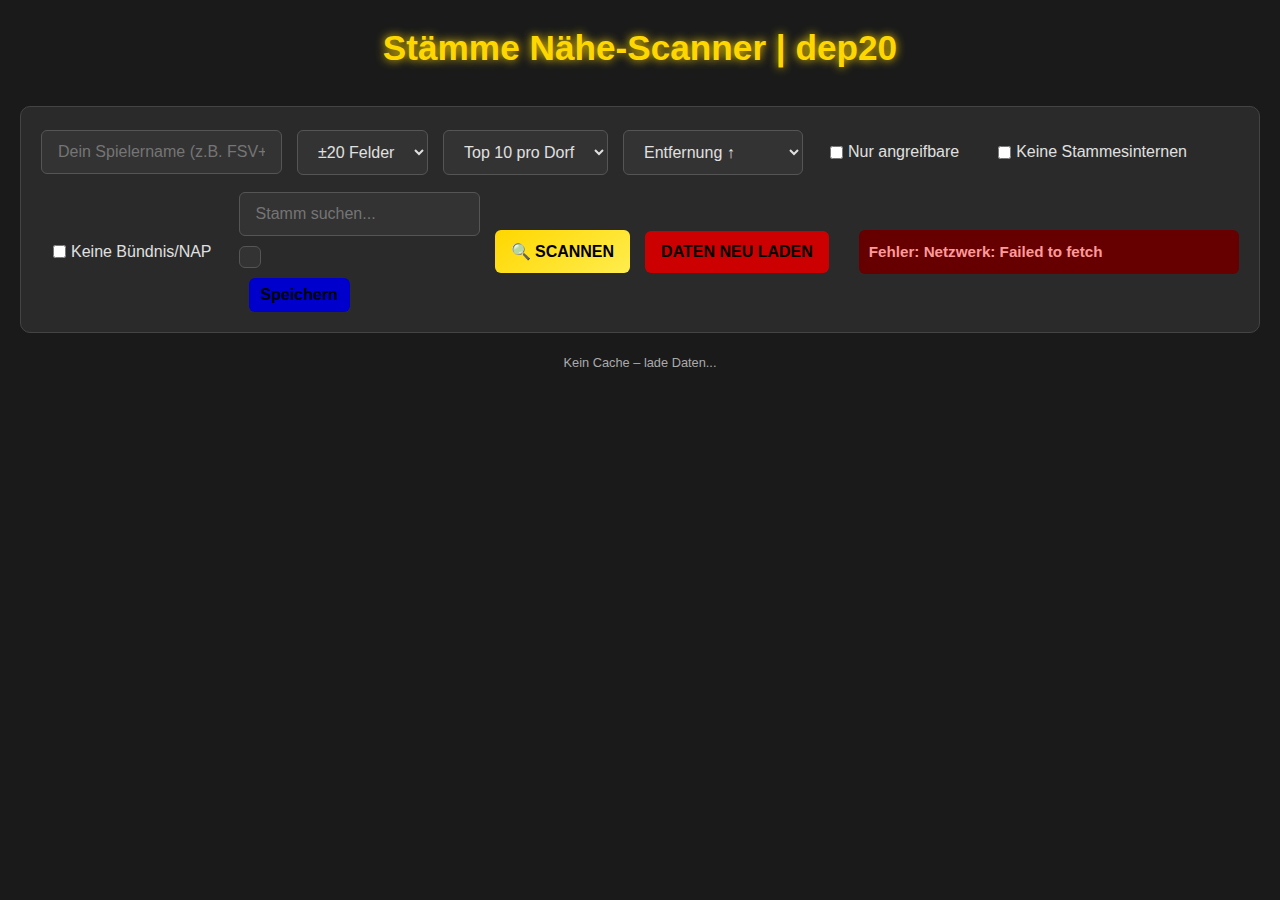
<file: web/range.html>
<!DOCTYPE html>
<html lang="de">
<head>
    <meta charset="UTF-8">
    <meta name="viewport" content="width=device-width, initial-scale=1.0">
    <title>Stämme Nähe-Scanner | dep20</title>
    <style>
        * { margin: 0; padding: 0; box-sizing: border-box; }
        body {
            background: #1a1a1a; color: #e0e0e0; font-family: 'Segoe UI', sans-serif;
            padding: 20px; line-height: 1.6;
        }
        .container { max-width: 1400px; margin: 0 auto; }
        h1 { text-align: center; color: #ffd700; margin-bottom: 30px; font-size: 2.2em; text-shadow: 0 0 10px #ffd700; }
        .controls {
            background: #2a2a2a; border: 1px solid #444; border-radius: 10px; padding: 20px; margin-bottom: 20px;
            display: flex; gap: 15px; flex-wrap: wrap; align-items: center;
        }
        input, select, button, label {
            padding: 12px 16px; border: 1px solid #555; border-radius: 6px; background: #333; color: #e0e0e0;
            font-size: 16px;
        }
        input[type="checkbox"] { padding: 0; width: auto; }
        label { padding: 12px; background: none; border: none; font-size: 16px; display: flex; align-items: center; gap: 5px; }
        input:focus, select:focus { border-color: #ffd700; outline: none; box-shadow: 0 0 5px #ffd700; }
        button {
            background: linear-gradient(145deg, #ffd700, #ffed4e); color: #000; font-weight: bold; cursor: pointer;
            border: none; transition: all 0.3s;
        }
        button:hover { transform: scale(1.05); box-shadow: 0 5px 15px rgba(255,215,0,0.4); }
        button#reloadBtn { background: #c00; }
        button#reloadBtn:hover { background: #e00; }
        button#saveBundnis { background: #00c; margin-left: 10px; padding: 8px 12px; }
        .status { margin-left: 15px; padding: 10px; border-radius: 6px; font-weight: bold; font-size: 0.95em; flex: 1; }
        .loading { background: #444; color: #ffd700; }
        .error { background: #660000; color: #ff9999; }
        .success { background: #004400; color: #99ff99; }
        .cache { font-size: 0.8em; color: #aaa; text-align: center; margin: 10px 0; }
        #results { overflow-x: auto; border-radius: 10px; box-shadow: 0 10px 30px rgba(0,0,0,0.5); margin-top: 20px; }
        table { width: 100%; border-collapse: collapse; background: #2a2a2a; margin-bottom: 20px; }
        th, td { padding: 14px 12px; text-align: left; border-bottom: 1px solid #444; }
        th { background: linear-gradient(145deg, #333, #444); font-weight: bold; color: #ffd700; position: sticky; top: 0; }
        tr:hover { background: #3a3a3a; }
        .rank { font-weight: bold; color: #ffd700; width: 50px; }
        .dist { color: #ffaa00; font-weight: bold; }
        .points { color: #4dff4d; }
        .villages { color: #aaa; }
        .attackable { color: #00ff00; font-weight: bold; }
        .not-attackable { color: #ff0000; font-weight: bold; }
        .map-link {
            background: #ffd700; color: #000; padding: 4px 8px; border-radius: 4px; text-decoration: none;
            font-weight: bold; display: inline-block; transition: all 0.3s; font-size: 0.8em;
        }
        .map-link:hover { background: #ffed4e; transform: scale(1.05); }
        .village-list {
            background: #1a1a1a; border-radius: 6px; padding: 8px; margin-top: 5px;
            max-height: 200px; overflow-y: auto; font-size: 0.85em; line-height: 1.4;
        }
        .village-item { display: flex; justify-content: space-between; align-items: center; margin-bottom: 5px; gap: 10px; }
        .stamm { color: #cccccc; font-style: italic; }
        .bundnis-container { display: flex; flex-direction: column; align-items: start; gap: 10px; }
        .bundnis-list { background: #333; border: 1px solid #555; border-radius: 6px; padding: 10px; max-height: 200px; overflow-y: auto; }
        .bundnis-item { display: flex; align-items: center; gap: 5px; margin-bottom: 5px; }
        #bundnisSearch { min-width: 200px; }
        @media (max-width: 768px) {
            .controls { flex-direction: column; align-items: stretch; }
            .status { margin: 10px 0 0; }
        }
    </style>
</head>
<body>
    <div class="container">
        <h1>Stämme Nähe-Scanner | dep20</h1>
        
        <div class="controls">
            <input type="text" id="playerName" placeholder="Dein Spielername (z.B. FSV+King)">
            <select id="range">
                <option value="10">±10 Felder</option>
                <option value="20" selected>±20 Felder</option>
                <option value="30">±30 Felder</option>
                <option value="50">±50 Felder</option>
            </select>
            <select id="topN">
                <option value="5">Top 5 pro Dorf</option>
                <option value="10" selected>Top 10 pro Dorf</option>
                <option value="20">Top 20 pro Dorf</option>
            </select>
            <select id="sort">
                <option value="dist">Entfernung ↑</option>
                <option value="dist-desc">Entfernung ↓</option>
                <option value="points-desc">Punkte ↓</option>
                <option value="points">Punkte ↑</option>
                <option value="villcount">Dörfer in Range ↑</option>
            </select>
            <label for="onlyAttackable"><input type="checkbox" id="onlyAttackable"> Nur angreifbare</label>
            <label for="noIntern"><input type="checkbox" id="noIntern"> Keine Stammesinternen</label>
            <label for="noBundnis"><input type="checkbox" id="noBundnis"> Keine Bündnis/NAP</label>
            <div class="bundnis-container">
                <input type="text" id="bundnisSearch" placeholder="Stamm suchen...">
                <div class="bundnis-list" id="bundnisList"></div>
                <button id="saveBundnis">Speichern</button>
            </div>
            <button onclick="scan()">🔍 SCANNEN</button>
            <button id="reloadBtn" onclick="forceReload()">DATEN NEU LADEN</button>
            <div class="status" id="status">Lade Cache...</div>
        </div>

        <div class="cache" id="cacheInfo"></div>

        <div id="results"></div>
    </div>

    <script>
        // ORIGINALE URLS – Cache-Buster wird IN die originale URL gehängt!
        const VILLAGE_ORIG = 'https://dep20.die-staemme.de/map/village.txt';
        const PLAYER_ORIG = 'https://dep20.die-staemme.de/map/player.txt';
        const ALLY_ORIG = 'https://dep20.die-staemme.de/map/ally.txt';

        // Cache Keys
        const CACHE_VILLAGE = 'staemme_village_dep20';
        const CACHE_PLAYER = 'staemme_player_dep20';
        const CACHE_ALLY = 'staemme_ally_dep20';
        const CACHE_TIME = 'staemme_cache_time_dep20';
        const CACHE_BUNDNIS = 'staemme_bundnis_dep20';

        const statusEl = document.getElementById('status');
        const cacheInfo = document.getElementById('cacheInfo');
        const resultsEl = document.getElementById('results');
        const bundnisSearch = document.getElementById('bundnisSearch');
        const bundnisList = document.getElementById('bundnisList');
        const saveBundnis = document.getElementById('saveBundnis');

        function setStatus(msg, type = 'loading') {
            statusEl.textContent = msg;
            statusEl.className = `status ${type}`;
        }

        function updateCacheInfo() {
            const time = localStorage.getItem(CACHE_TIME);
            if (time) {
                const date = new Date(parseInt(time));
                cacheInfo.textContent = `Daten vom: ${date.toLocaleString()} | "DATEN NEU LADEN" zum Aktualisieren`;
            } else {
                cacheInfo.textContent = 'Kein Cache – lade Daten...';
            }
        }

        function saveCache(key, data) {
            try {
                localStorage.setItem(key, data);
                localStorage.setItem(CACHE_TIME, Date.now().toString());
                updateCacheInfo();
            } catch (e) {
                console.warn("Cache voll", e);
            }
        }

        function getCache(key) {
            return localStorage.getItem(key);
        }

        async function fetchWithCache(origUrl, cacheKey) {
            const cached = getCache(cacheKey);
            if (cached) {
                setStatus('Daten aus Cache...', 'success');
                return cached;
            }

            // Cache-Buster in ORIGINALE URL
            const timedUrl = origUrl + '?t=' + Date.now();
            // Nun proxy
            const proxyUrl = 'https://corsproxy.io/?' + encodeURIComponent(timedUrl);

            setStatus('Lade live via corsproxy.io...');
            try {
                const res = await fetch(proxyUrl);
                if (!res.ok) throw new Error(`HTTP ${res.status}`);
                const text = await res.text();
                saveCache(cacheKey, text);
                setStatus('Live-Daten geladen & gecacht!', 'success');
                return text;
            } catch (err) {
                throw new Error(`Netzwerk: ${err.message}`);
            }
        }

        window.forceReload = async function() {
            localStorage.removeItem(CACHE_VILLAGE);
            localStorage.removeItem(CACHE_PLAYER);
            localStorage.removeItem(CACHE_ALLY);
            localStorage.removeItem(CACHE_TIME);
            setStatus('Cache gelöscht – lade neu...', 'loading');
            updateCacheInfo();
            await loadData();
        };

        async function loadData() {
            try {
                const [villageText, playerText, allyText] = await Promise.all([
                    fetchWithCache(VILLAGE_ORIG, CACHE_VILLAGE),
                    fetchWithCache(PLAYER_ORIG, CACHE_PLAYER),
                    fetchWithCache(ALLY_ORIG, CACHE_ALLY)
                ]);
                return { villageText, playerText, allyText };
            } catch (err) {
                setStatus('Fehler: ' + err.message, 'error');
                console.error(err);
                return null;
            }
        }

        function parseLines(text) {
            return text.trim().split('\n')
                .map(l => l.trim())
                .filter(l => l && l !== '---' && !l.startsWith('#'));
        }

        function decodeName(name) {
            try { return decodeURIComponent(name.replace(/\+/g, ' ')); }
            catch { return name; }
        }

        // Funktion für Angreifbar-Check (±20%)
        function isAttackable(myPoints, oppPoints) {
            const minPoints = Math.min(myPoints, oppPoints);
            const maxPoints = Math.max(myPoints, oppPoints);
            const diffPercent = ((maxPoints - minPoints) / minPoints) * 100;
            const isAttack = maxPoints <= minPoints * 1.2;
            return { isAttack, diffPercent: diffPercent.toFixed(1) };
        }

        // Bündnis-Stämme laden und Checkboxen füllen
        async function loadBundnisCheckboxes(stammMap) {
            bundnisList.innerHTML = '';
            const selectedBundnis = JSON.parse(localStorage.getItem(CACHE_BUNDNIS) || '[]');

            const sortedStamme = Array.from(stammMap.entries()).sort((a, b) => a[1].localeCompare(b[1]));
            sortedStamme.forEach(([id, name]) => {
                const div = document.createElement('div');
                div.className = 'bundnis-item';
                div.innerHTML = `
                    <input type="checkbox" id="bundnis_${id}" value="${id}" ${selectedBundnis.includes(id) ? 'checked' : ''}>
                    <label for="bundnis_${id}">${name}</label>
                `;
                bundnisList.appendChild(div);
            });
        }

        // Suchfunktion für Bündnis-Checkboxen
        bundnisSearch.addEventListener('input', () => {
            const filter = bundnisSearch.value.toLowerCase();
            Array.from(bundnisList.children).forEach(item => {
                const label = item.querySelector('label').textContent.toLowerCase();
                item.style.display = label.includes(filter) ? 'flex' : 'none';
            });
        });

        // Speichern der Bündnis-Auswahl
        saveBundnis.addEventListener('click', () => {
            const selected = Array.from(bundnisList.querySelectorAll('input:checked')).map(input => parseInt(input.value));
            localStorage.setItem(CACHE_BUNDNIS, JSON.stringify(selected));
            setStatus('Bündnis-Stämme gespeichert!', 'success');
        });

        window.scan = async function() {
            const playerName = document.getElementById('playerName').value.trim();
            if (!playerName) return alert('Spielernamen eingeben!');

            const range = parseInt(document.getElementById('range').value);
            const topN = parseInt(document.getElementById('topN').value);
            const sortBy = document.getElementById('sort').value;
            const onlyAttackable = document.getElementById('onlyAttackable').checked;
            const noIntern = document.getElementById('noIntern').checked;
            const noBundnis = document.getElementById('noBundnis').checked;

            setStatus('Lade Daten...');
            resultsEl.innerHTML = '';

            const data = await loadData();
            if (!data) return;

            try {
                const { villageText, playerText, allyText } = data;

                const villageLines = parseLines(villageText);
                const playerLines = parseLines(playerText);
                const allyLines = parseLines(allyText);

                if (villageLines.length === 0 || playerLines.length === 0) {
                    throw new Error('Dateien leer – Welt ist zu neu oder noch keine Daten.');
                }

                // --- ALLY.TXT: Stamm-ID → Name Map ---
                const stammMap = new Map();
                for (const line of allyLines) {
                    const a = line.split(',');
                    if (a.length < 2) continue;
                    const stammId = parseInt(a[0]);
                    const name = decodeName(a[1]);
                    stammMap.set(stammId, name);
                }

                // Bündnis-Checkboxen füllen
                await loadBundnisCheckboxes(stammMap);

                // Bündnis-Stämme laden
                const bundnisIds = JSON.parse(localStorage.getItem(CACHE_BUNDNIS) || '[]');

                // --- PLAYER.TXT: PID, Gesamtpunkte & Stamm-ID finden ---
                let myPid = null;
                let myTotalPoints = 0;
                let myStammId = 0;
                const playerMap = new Map();

                for (const line of playerLines) {
                    const p = line.split(',');
                    if (p.length < 6) continue;
                    const pid = parseInt(p[0]);
                    const name = decodeName(p[1]);
                    const stammId = parseInt(p[2]) || 0;
                    const points = parseInt(p[4]) || 0;
                    playerMap.set(pid, { name, stammId, points });
                    if (name.toLowerCase() === playerName.toLowerCase()) {
                        myPid = pid;
                        myTotalPoints = points;
                        myStammId = stammId;
                    }
                }

                if (!myPid) throw new Error(`Spieler "${playerName}" nicht gefunden.`);

                // --- VILLAGE.TXT ---
                const myVillages = [];
                const playerVillages = new Map();

                for (const line of villageLines) {
                    const v = line.split(',');
                    if (v.length < 7) continue;
                    const vid = parseInt(v[0]);
                    const name = decodeName(v[1]);
                    const x = parseInt(v[2]);
                    const y = parseInt(v[3]);
                    const pid = parseInt(v[4]);
                    const points = parseInt(v[5]) || 0;

                    const vill = { vid, name, x, y, points };
                    if (pid === myPid) myVillages.push(vill);
                    if (!playerVillages.has(pid)) playerVillages.set(pid, []);
                    playerVillages.get(pid).push(vill);
                }

                if (myVillages.length === 0) throw new Error('Keine Dörfer gefunden.');

                setStatus(`✓ ${myVillages.length} Dorf(er) analysiert | Deine Punkte: ${myTotalPoints.toLocaleString()} | Stamm: ${stammMap.get(myStammId) || 'Kein Stamm'}`, 'success');

                let html = '';
                myVillages.forEach(myVill => {
                    let candidates = [];

                    for (const [pid, vills] of playerVillages) {
                        if (pid === myPid) continue;
                        const player = playerMap.get(pid);
                        if (!player) continue;
                        if (noIntern && player.stammId === myStammId) continue;
                        if (noBundnis && bundnisIds.includes(player.stammId)) continue;

                        let closest = null;
                        let minDist = Infinity;
                        const inRange = [];

                        for (const v of vills) {
                            const d = Math.max(Math.abs(myVill.x - v.x), Math.abs(myVill.y - v.y));
                            if (d <= range) {
                                inRange.push({ ...v, dist: d });
                            }
                            if (d < minDist) { minDist = d; closest = { ...v, dist: d }; }
                        }

                        if (!closest || minDist > range) continue;

                        const attackInfo = isAttackable(myTotalPoints, player.points);

                        candidates.push({
                            pid, name: player.name, stammName: stammMap.get(player.stammId) || 'Kein Stamm', points: player.points,
                            dist: minDist, villCount: inRange.length,
                            allInRange: inRange.sort((a, b) => a.dist - b.dist), // Sortiert nach Distanz
                            attackInfo
                        });
                    }

                    // Filtern, wenn "Nur angreifbare" checked
                    if (onlyAttackable) {
                        candidates = candidates.filter(c => c.attackInfo.isAttack);
                    }

                    candidates.sort((a, b) => {
                        if (sortBy === 'dist') return a.dist - b.dist;
                        if (sortBy === 'dist-desc') return b.dist - a.dist;
                        if (sortBy === 'points') return a.points - b.points;
                        if (sortBy === 'points-desc') return b.points - a.points;
                        if (sortBy === 'villcount') return a.villCount - b.villCount;
                        return a.dist - b.dist;
                    });

                    const top = candidates.slice(0, topN);
                    if (top.length === 0) return;

                    html += `
                        <table>
                            <thead>
                                <tr><th colspan="6"><strong>${myVill.name}</strong> (${myVill.x}|${myVill.y}) – ${myVill.points.toLocaleString()} Pkt</th></tr>
                                <tr><th>#</th><th>Spieler (Stamm)</th><th>Entf.</th><th>Punkte</th><th>Angreifbar</th><th>Dörfer in Range</th></tr>
                            </thead>
                            <tbody>
                    `;

                    top.forEach((c, i) => {
                        const attackClass = c.attackInfo.isAttack ? 'attackable' : 'not-attackable';
                        const attackText = c.attackInfo.isAttack ? '🟢 Ja' : `🔴 Nein (${c.attackInfo.diffPercent}%)`;
                        html += `
                            <tr>
                                <td class="rank">#${i+1}</td>
                                <td><strong>${c.name}</strong> <span class="stamm">(${c.stammName})</span></td>
                                <td class="dist">${c.dist}</td>
                                <td class="points">${c.points.toLocaleString()}</td>
                                <td class="${attackClass}">${attackText}</td>
                                <td class="villages">
                                    ${c.villCount}
                                    <div class="village-list">
                                        ${c.allInRange.map(v => `
                                            <div class="village-item">
                                                ${v.x}|${v.y} (${v.points.toLocaleString()} Pkt)
                                                <a href="https://dep20.die-staemme.de/game.php?screen=map&x=${v.x}&y=${v.y}&beacon" target="_blank" class="map-link">Map</a>
                                            </div>
                                        `).join('')}
                                    </div>
                                </td>
                            </tr>
                        `;
                    });

                    html += `</tbody></table>`;
                });

                resultsEl.innerHTML = html || '<p style="text-align:center; color:#aaa;">Keine Gegner in Reichweite.</p>';

            } catch (err) {
                setStatus('Fehler: ' + err.message, 'error');
                console.error(err);
            }
        };

        // Beim Laden: Cache prüfen
        window.onload = async function() {
            updateCacheInfo();
            if (getCache(CACHE_VILLAGE) && getCache(CACHE_PLAYER)) {
                setStatus('Daten aus Cache bereit!', 'success');
            } else {
                setStatus('Lade Daten via corsproxy.io...', 'loading');
                await loadData();
            }
            // Bündnis-Checkboxen laden, falls ally.txt verfügbar
            const allyText = getCache(CACHE_ALLY);
            if (allyText) {
                const stammMap = new Map();
                const allyLines = parseLines(allyText);
                for (const line of allyLines) {
                    const a = line.split(',');
                    if (a.length < 2) continue;
                    const stammId = parseInt(a[0]);
                    const name = decodeName(a[1]);
                    stammMap.set(stammId, name);
                }
                loadBundnisCheckboxes(stammMap);
            }
        };
    </script>
</body>
</html>
</file>
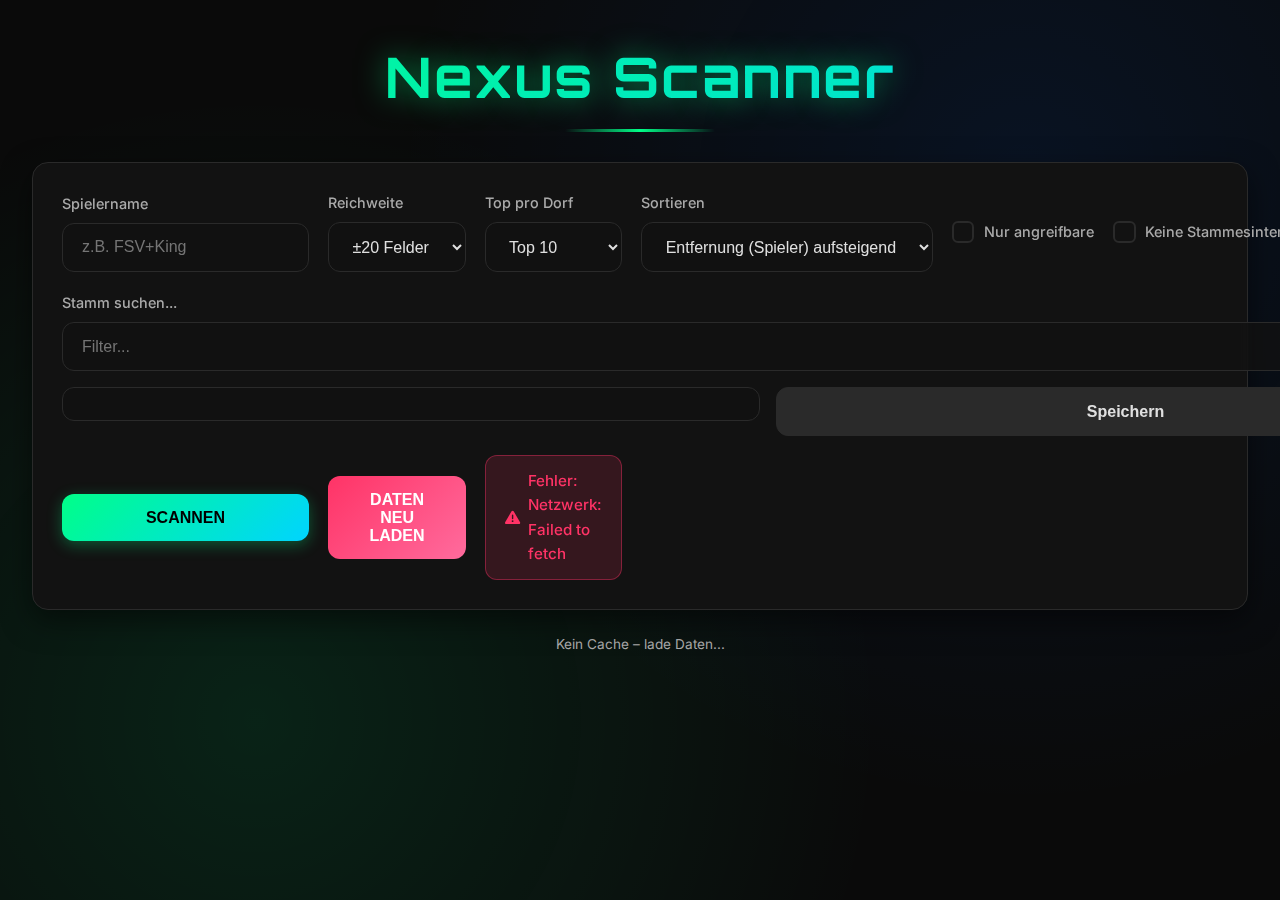
<file: web/range_new.html>
<!DOCTYPE html>
<html lang="de">
<head>
    <meta charset="UTF-8">
    <meta name="viewport" content="width=device-width, initial-scale=1.0">
    <title>Stämme Nexus Scanner | dep20</title>
    <link href="https://fonts.googleapis.com/css2?family=Orbitron:wght@500;700&family=Inter:wght@400;500;600&display=swap" rel="stylesheet">
    <link rel="stylesheet" href="https://cdnjs.cloudflare.com/ajax/libs/font-awesome/6.5.0/css/all.min.css">
    <style>
        :root {
            --bg: #0a0a0a;
            --card: #121212;
            --accent: #00ff88;
            --accent-glow: 0 0 15px rgba(0, 255, 136, 0.4);
            --text: #e0e0e0;
            --text-muted: #aaaaaa;
            --border: #2a2a2a;
            --hover: #1a1a1a;
            --success: #00ff88;
            --error: #ff3366;
            --warning: #ffcc00;
            --radius: 16px;
            --shadow: 0 10px 30px rgba(0, 0, 0, 0.5);
            --transition: all 0.3s cubic-bezier(0.4, 0, 0.2, 1);
        }

        * {
            margin: 0;
            padding: 0;
            box-sizing: border-box;
        }

        body {
            background: var(--bg);
            color: var(--text);
            font-family: 'Inter', sans-serif;
            line-height: 1.6;
            min-height: 100vh;
            background-image: 
                radial-gradient(circle at 20% 80%, rgba(0, 255, 136, 0.1) 0%, transparent 50%),
                radial-gradient(circle at 80% 20%, rgba(0, 100, 255, 0.1) 0%, transparent 50%);
            overflow-x: hidden;
        }

        .container {
            max-width: 1600px;
            margin: 0 auto;
            padding: 2rem;
        }

        header {
            text-align: center;
            margin-bottom: 2.5rem;
            position: relative;
        }

        h1 {
            font-family: 'Orbitron', sans-serif;
            font-size: 3.5rem;
            font-weight: 700;
            background: linear-gradient(135deg, #00ff88, #00d4ff);
            -webkit-background-clip: text;
            -webkit-text-fill-color: transparent;
            background-clip: text;
            text-shadow: 0 0 30px rgba(0, 255, 136, 0.5);
            letter-spacing: 2px;
            position: relative;
        }

        h1::after {
            content: '';
            position: absolute;
            bottom: -10px;
            left: 50%;
            transform: translateX(-50%);
            width: 150px;
            height: 3px;
            background: linear-gradient(90deg, transparent, var(--accent), transparent);
            border-radius: 2px;
        }

        .controls {
            background: var(--card);
            border: 1px solid var(--border);
            border-radius: var(--radius);
            padding: 1.8rem;
            margin-bottom: 1.5rem;
            backdrop-filter: blur(10px);
            box-shadow: var(--shadow);
            display: grid;
            grid-template-columns: repeat(4, 1fr) repeat(3, max-content) 1fr auto auto;
            gap: 1.2rem;
            align-items: center;
        }

        .control-group {
            display: flex;
            flex-direction: column;
            gap: 0.5rem;
        }

        label {
            font-size: 0.9rem;
            font-weight: 500;
            color: var(--text-muted);
            display: flex;
            align-items: center;
            gap: 0.5rem;
        }

        input[type="text"],
        select {
            padding: 0.9rem 1.2rem;
            border: 1px solid var(--border);
            border-radius: 12px;
            background: rgba(18, 18, 18, 0.8);
            color: var(--text);
            font-size: 1rem;
            transition: var(--transition);
            backdrop-filter: blur(5px);
        }

        input[type="text"]:focus,
        select:focus {
            outline: none;
            border-color: var(--accent);
            box-shadow: var(--accent-glow);
            transform: translateY(-2px);
        }

        /* Modern Checkboxes */
        .checkbox-wrapper {
            display: flex;
            align-items: center;
            gap: 0.6rem;
            cursor: pointer;
        }

        .checkbox-wrapper input[type="checkbox"] {
            appearance: none;
            width: 1.4rem;
            height: 1.4rem;
            border: 2px solid var(--border);
            border-radius: 6px;
            background: transparent;
            position: relative;
            transition: var(--transition);
            cursor: pointer;
        }

        .checkbox-wrapper input[type="checkbox"]:checked {
            background: var(--accent);
            border-color: var(--accent);
            box-shadow: 0 0 10px rgba(0, 255, 136, 0.5);
        }

        .checkbox-wrapper input[type="checkbox"]:checked::after {
            content: '✓';
            position: absolute;
            top: 50%;
            left: 50%;
            transform: translate(-50%, -50%);
            color: #000;
            font-weight: bold;
            font-size: 0.9rem;
        }

        .checkbox-wrapper input[type="checkbox"]:hover {
            border-color: var(--accent);
            box-shadow: var(--accent-glow);
        }

        .btn {
            padding: 0.9rem 1.5rem;
            border: none;
            border-radius: 12px;
            font-weight: 600;
            font-size: 1rem;
            cursor: pointer;
            transition: var(--transition);
            display: inline-flex;
            align-items: center;
            gap: 0.5rem;
            justify-content: center;
        }

        .btn-primary {
            background: linear-gradient(135deg, #00ff88, #00d4ff);
            color: #000;
            box-shadow: 0 4px 15px rgba(0, 255, 136, 0.3);
        }

        .btn-primary:hover {
            transform: translateY(-3px);
            box-shadow: 0 8px 25px rgba(0, 255, 136, 0.5);
        }

        .btn-danger {
            background: linear-gradient(135deg, #ff3366, #ff6b9d);
            color: white;
        }

        .btn-danger:hover {
            transform: translateY(-3px);
            box-shadow: 0 8px 25px rgba(255, 51, 102, 0.5);
        }

        .btn-secondary {
            background: #2a2a2a;
            color: var(--text);
            border: 1px solid var(--border);
        }

        .btn-secondary:hover {
            background: var(--hover);
            border-color: var(--accent);
        }

        .status {
            padding: 0.8rem 1.2rem;
            border-radius: 12px;
            font-weight: 500;
            font-size: 0.95rem;
            display: flex;
            align-items: center;
            gap: 0.5rem;
        }

        .status.loading {
            background: rgba(0, 255, 136, 0.1);
            color: var(--accent);
            border: 1px solid rgba(0, 255, 136, 0.3);
        }

        .status.success {
            background: rgba(0, 255, 136, 0.15);
            color: var(--success);
            border: 1px solid rgba(0, 255, 136, 0.4);
        }

        .status.error {
            background: rgba(255, 51, 102, 0.15);
            color: var(--error);
            border: 1px solid rgba(255, 51, 102, 0.4);
        }

        .cache {
            text-align: center;
            font-size: 0.85rem;
            color: var(--text-muted);
            margin: 1rem 0;
        }

        .bundnis-container {
            grid-column: 1 / -1;
            display: grid;
            grid-template-columns: 1fr 1fr auto;
            gap: 1rem;
            align-items: start;
        }

        .bundnis-search {
            grid-column: 1 / -1;
        }

        .bundnis-list {
            background: rgba(18, 18, 18, 0.8);
            border: 1px solid var(--border);
            border-radius: 12px;
            padding: 1rem;
            max-height: 250px;
            overflow-y: auto;
            backdrop-filter: blur(5px);
        }

        .bundnis-item {
            display: flex;
            align-items: center;
            gap: 0.6rem;
            padding: 0.4rem 0;
            border-bottom: 1px solid rgba(255, 255, 255, 0.05);
        }

        .bundnis-item:last-child {
            border-bottom: none;
        }

        .bundnis-item label {
            flex: 1;
            font-size: 0.9rem;
            cursor: pointer;
            transition: color 0.2s;
        }

        .bundnis-item input:checked + label {
            color: var(--accent);
            font-weight: 500;
        }

        #results {
            margin-top: 2rem;
        }

        .village-card {
            background: var(--card);
            border: 1px solid var(--border);
            border-radius: var(--radius);
            overflow: hidden;
            margin-bottom: 1.5rem;
            box-shadow: var(--shadow);
            transition: var(--transition);
        }

        .village-card:hover {
            transform: translateY(-5px);
            box-shadow: 0 15px 40px rgba(0, 0, 0, 0.6);
        }

        .village-header {
            background: linear-gradient(135deg, rgba(0, 255, 136, 0.1), rgba(0, 212, 255, 0.1));
            padding: 1.2rem 1.5rem;
            border-bottom: 1px solid var(--border);
            display: flex;
            justify-content: space-between;
            align-items: center;
            font-weight: 600;
        }

        .village-name {
            font-size: 1.3rem;
            color: var(--accent);
        }

        .village-coords {
            font-family: 'Orbitron', monospace;
            color: #00d4ff;
        }

        .village-points {
            font-size: 0.9rem;
            color: var(--text-muted);
        }

        table {
            width: 100%;
            border-collapse: collapse;
            font-size: 0.95rem;
        }

        thead th {
            background: rgba(18, 18, 18, 0.8);
            padding: 1rem;
            text-align: left;
            font-weight: 600;
            color: var(--accent);
            border-bottom: 1px solid var(--border);
            position: sticky;
            top: 0;
            z-index: 10;
        }

        tbody tr {
            transition: var(--transition);
        }

        tbody tr:hover {
            background: var(--hover);
        }

        td {
            padding: 1rem;
            border-bottom: 1px solid rgba(255, 255, 255, 0.03);
        }

        .rank {
            font-weight: 700;
            color: var(--accent);
            font-family: 'Orbitron', monospace;
        }

        .player-name {
            font-weight: 600;
        }

        .stamm {
            color: var(--text-muted);
            font-style: italic;
            font-size: 0.85rem;
        }

        .dist {
            color: #ffcc00;
            font-weight: 600;
        }

        .points {
            color: #4dff4d;
        }

        .attackable {
            color: var(--success);
            font-weight: 600;
        }

        .not-attackable {
            color: var(--error);
            font-weight: 600;
        }

        .villages-count {
            color: var(--text-muted);
            font-size: 0.9rem;
        }

        .village-list {
            margin-top: 0.5rem;
            max-height: 200px;
            overflow-y: auto;
            padding: 0.5rem;
            background: rgba(10, 10, 10, 0.5);
            border-radius: 8px;
        }

        .village-item {
            display: flex;
            justify-content: space-between;
            align-items: center;
            padding: 0.5rem;
            border-radius: 8px;
            margin-bottom: 0.3rem;
            background: rgba(255, 255, 255, 0.03);
            transition: var(--transition);
            font-size: 0.9rem;
        }

        .village-item:hover {
            background: rgba(0, 255, 136, 0.1);
            transform: translateX(4px);
        }

        .village-name {
            flex: 1;
            white-space: nowrap;
            overflow: hidden;
            text-overflow: ellipsis;
            max-width: 180px;
        }

        .village-dist {
            color: #ffcc00;
            font-weight: 600;
            min-width: 80px;
            text-align: right;
        }

        .map-link {
            background: linear-gradient(135deg, #00ff88, #00d4ff);
            color: #000;
            padding: 0.4rem 0.8rem;
            border-radius: 8px;
            text-decoration: none;
            font-weight: 600;
            font-size: 0.8rem;
            transition: var(--transition);
        }

        .map-link:hover {
            transform: scale(1.1);
            box-shadow: 0 4px 15px rgba(0, 255, 136, 0.4);
        }

        .no-results {
            text-align: center;
            padding: 3rem;
            color: var(--text-muted);
            font-size: 1.1rem;
        }

        @media (max-width: 1400px) {
            .controls {
                grid-template-columns: repeat(3, 1fr) repeat(3, max-content) 1fr auto auto;
            }
        }

        @media (max-width: 1200px) {
            .controls {
                grid-template-columns: repeat(2, 1fr) repeat(3, max-content) 1fr auto auto;
            }
        }

        @media (max-width: 992px) {
            .controls {
                grid-template-columns: 1fr 1fr;
                grid-template-rows: auto auto auto;
            }
            .status { grid-column: 1 / -1; }
        }

        @media (max-width: 768px) {
            .controls {
                grid-template-columns: 1fr;
            }
            .bundnis-container {
                grid-template-columns: 1fr;
            }
            h1 {
                font-size: 2.5rem;
            }
            .village-header {
                flex-direction: column;
                text-align: center;
                gap: 0.5rem;
            }
        }

        /* Scrollbar Styling */
        ::-webkit-scrollbar {
            width: 8px;
        }

        ::-webkit-scrollbar-track {
            background: var(--card);
            border-radius: 4px;
        }

        ::-webkit-scrollbar-thumb {
            background: var(--accent);
            border-radius: 4px;
        }

        ::-webkit-scrollbar-thumb:hover {
            background: #00cc70;
        }
    </style>
</head>
<body>
    <div class="container">
        <header>
            <h1>Nexus Scanner</h1>
        </header>

        <div class="controls">
            <div class="control-group">
                <label for="playerName">Spielername</label>
                <input type="text" id="playerName" placeholder="z.B. FSV+King">
            </div>

            <div class="control-group">
                <label for="range">Reichweite</label>
                <select id="range">
                    <option value="10">±10 Felder</option>
                    <option value="20" selected>±20 Felder</option>
                    <option value="30">±30 Felder</option>
                    <option value="50">±50 Felder</option>
                </select>
            </div>

            <div class="control-group">
                <label for="topN">Top pro Dorf</label>
                <select id="topN">
                    <option value="5">Top 5</option>
                    <option value="10" selected>Top 10</option>
                    <option value="20">Top 20</option>
                </select>
            </div>

            <div class="control-group">
                <label for="sort">Sortieren</label>
                <select id="sort">
                    <option value="dist">Entfernung (Spieler) aufsteigend</option>
                    <option value="dist-desc">Entfernung (Spieler) absteigend</option>
                    <option value="points-desc">Punkte absteigend</option>
                    <option value="points">Punkte aufsteigend</option>
                    <option value="villcount">Dörfer in Range aufsteigend</option>
                </select>
            </div>

            <div class="control-group">
                <div class="checkbox-wrapper">
                    <input type="checkbox" id="onlyAttackable">
                    <label for="onlyAttackable">Nur angreifbare</label>
                </div>
            </div>

            <div class="control-group">
                <div class="checkbox-wrapper">
                    <input type="checkbox" id="noIntern">
                    <label for="noIntern">Keine Stammesinternen</label>
                </div>
            </div>

            <div class="control-group">
                <div class="checkbox-wrapper">
                    <input type="checkbox" id="noBundnis">
                    <label for="noBundnis">Keine Bündnis/NAP</label>
                </div>
            </div>

            <div class="bundnis-container">
                <div class="control-group bundnis-search">
                    <label for="bundnisSearch">Stamm suchen...</label>
                    <input type="text" id="bundnisSearch" placeholder="Filter...">
                </div>
                <div class="bundnis-list" id="bundnisList"></div>
                <button id="saveBundnis" class="btn btn-secondary">Speichern</button>
            </div>

            <button onclick="scan()" class="btn btn-primary">SCANNEN</button>
            <button id="reloadBtn" onclick="forceReload()" class="btn btn-danger">DATEN NEU LADEN</button>
            <div class="status loading" id="status">Lade Cache...</div>
        </div>

        <div class="cache" id="cacheInfo"></div>

        <div id="results"></div>
    </div>

    <script>
        // === CONFIG & CACHING ===
        const VILLAGE_ORIG = 'https://dep20.die-staemme.de/map/village.txt';
        const PLAYER_ORIG = 'https://dep20.die-staemme.de/map/player.txt';
        const ALLY_ORIG = 'https://dep20.die-staemme.de/map/ally.txt';

        const CACHE_VILLAGE = 'staemme_village_dep20';
        const CACHE_PLAYER = 'staemme_player_dep20';
        const CACHE_ALLY = 'staemme_ally_dep20';
        const CACHE_TIME = 'staemme_cache_time_dep20';
        const CACHE_BUNDNIS = 'staemme_bundnis_dep20';

        const statusEl = document.getElementById('status');
        const cacheInfo = document.getElementById('cacheInfo');
        const resultsEl = document.getElementById('results');
        const bundnisSearch = document.getElementById('bundnisSearch');
        const bundnisList = document.getElementById('bundnisList');
        const saveBundnis = document.getElementById('saveBundnis');

        function setStatus(msg, type = 'loading') {
            statusEl.innerHTML = `
                <i class="fas ${type === 'loading' ? 'fa-circle-notch fa-spin' : type === 'success' ? 'fa-check-circle' : 'fa-exclamation-triangle'}"></i>
                ${msg}
            `;
            statusEl.className = `status ${type}`;
        }

        function updateCacheInfo() {
            const time = localStorage.getItem(CACHE_TIME);
            if (time) {
                const date = new Date(parseInt(time));
                cacheInfo.textContent = `Daten vom: ${date.toLocaleString()} | "DATEN NEU LADEN" zum Aktualisieren`;
            } else {
                cacheInfo.textContent = 'Kein Cache – lade Daten...';
            }
        }

        function saveCache(key, data) {
            try {
                localStorage.setItem(key, data);
                localStorage.setItem(CACHE_TIME, Date.now().toString());
                updateCacheInfo();
            } catch (e) {
                console.warn("Cache voll", e);
            }
        }

        function getCache(key) {
            return localStorage.getItem(key);
        }

        async function fetchWithCache(origUrl, cacheKey) {
            const cached = getCache(cacheKey);
            if (cached) {
                setStatus('Daten aus Cache...', 'success');
                return cached;
            }

            const timedUrl = origUrl + '?t=' + Date.now();
            const proxyUrl = 'https://corsproxy.io/?' + encodeURIComponent(timedUrl);

            setStatus('Lade live via corsproxy.io...', 'loading');
            try {
                const res = await fetch(proxyUrl);
                if (!res.ok) throw new Error(`HTTP ${res.status}`);
                const text = await res.text();
                saveCache(cacheKey, text);
                setStatus('Live-Daten geladen & gecacht!', 'success');
                return text;
            } catch (err) {
                throw new Error(`Netzwerk: ${err.message}`);
            }
        }

        window.forceReload = async function() {
            localStorage.removeItem(CACHE_VILLAGE);
            localStorage.removeItem(CACHE_PLAYER);
            localStorage.removeItem(CACHE_ALLY);
            localStorage.removeItem(CACHE_TIME);
            setStatus('Cache gelöscht – lade neu...', 'loading');
            updateCacheInfo();
            await loadData();
        };

        async function loadData() {
            try {
                const [villageText, playerText, allyText] = await Promise.all([
                    fetchWithCache(VILLAGE_ORIG, CACHE_VILLAGE),
                    fetchWithCache(PLAYER_ORIG, CACHE_PLAYER),
                    fetchWithCache(ALLY_ORIG, CACHE_ALLY)
                ]);
                return { villageText, playerText, allyText };
            } catch (err) {
                setStatus('Fehler: ' + err.message, 'error');
                console.error(err);
                return null;
            }
        }

        function parseLines(text) {
            return text.trim().split('\n')
                .map(l => l.trim())
                .filter(l => l && l !== '---' && !l.startsWith('#'));
        }

        function decodeName(name) {
            try { return decodeURIComponent(name.replace(/\+/g, ' ')); }
            catch { return name; }
        }

        function isAttackable(myPoints, oppPoints) {
            const minPoints = Math.min(myPoints, oppPoints);
            const maxPoints = Math.max(myPoints, oppPoints);
            const diffPercent = ((maxPoints - minPoints) / minPoints) * 100;
            const isAttack = maxPoints <= minPoints * 1.2;
            return { isAttack, diffPercent: diffPercent.toFixed(1) };
        }

        async function loadBundnisCheckboxes(stammMap) {
            bundnisList.innerHTML = '';
            const selectedBundnis = JSON.parse(localStorage.getItem(CACHE_BUNDNIS) || '[]');

            const sortedStamme = Array.from(stammMap.entries()).sort((a, b) => a[1].localeCompare(b[1]));
            sortedStamme.forEach(([id, name]) => {
                const div = document.createElement('div');
                div.className = 'bundnis-item';
                div.innerHTML = `
                    <div class="checkbox-wrapper">
                        <input type="checkbox" id="bundnis_${id}" value="${id}" ${selectedBundnis.includes(id) ? 'checked' : ''}>
                        <label for="bundnis_${id}">${name}</label>
                    </div>
                `;
                bundnisList.appendChild(div);
            });
        }

        bundnisSearch.addEventListener('input', () => {
            const filter = bundnisSearch.value.toLowerCase();
            Array.from(bundnisList.children).forEach(item => {
                const label = item.querySelector('label').textContent.toLowerCase();
                item.style.display = label.includes(filter) ? 'flex' : 'none';
            });
        });

        saveBundnis.addEventListener('click', () => {
            const selected = Array.from(bundnisList.querySelectorAll('input:checked')).map(input => parseInt(input.value));
            localStorage.setItem(CACHE_BUNDNIS, JSON.stringify(selected));
            setStatus('Bündnis-Stämme gespeichert!', 'success');
        });

        window.scan = async function() {
            const playerName = document.getElementById('playerName').value.trim();
            if (!playerName) return alert('Spielernamen eingeben!');

            const range = parseInt(document.getElementById('range').value);
            const topN = parseInt(document.getElementById('topN').value);
            const sortBy = document.getElementById('sort').value;
            const onlyAttackable = document.getElementById('onlyAttackable').checked;
            const noIntern = document.getElementById('noIntern').checked;
            const noBundnis = document.getElementById('noBundnis').checked;

            setStatus('Analysiere Welt...', 'loading');
            resultsEl.innerHTML = '';

            const data = await loadData();
            if (!data) return;

            try {
                const { villageText, playerText, allyText } = data;

                const villageLines = parseLines(villageText);
                const playerLines = parseLines(playerText);
                const allyLines = parseLines(allyText);

                if (villageLines.length === 0 || playerLines.length === 0) {
                    throw new Error('Dateien leer – Welt ist zu neu oder noch keine Daten.');
                }

                const stammMap = new Map();
                for (const line of allyLines) {
                    const a = line.split(',');
                    if (a.length < 2) continue;
                    const stammId = parseInt(a[0]);
                    const name = decodeName(a[1]);
                    stammMap.set(stammId, name);
                }

                await loadBundnisCheckboxes(stammMap);

                const bundnisIds = JSON.parse(localStorage.getItem(CACHE_BUNDNIS) || '[]');

                let myPid = null;
                let myTotalPoints = 0;
                let myStammId = 0;
                const playerMap = new Map();

                for (const line of playerLines) {
                    const p = line.split(',');
                    if (p.length < 6) continue;
                    const pid = parseInt(p[0]);
                    const name = decodeName(p[1]);
                    const stammId = parseInt(p[2]) || 0;
                    const points = parseInt(p[4]) || 0;
                    playerMap.set(pid, { name, stammId, points });
                    if (name.toLowerCase() === playerName.toLowerCase()) {
                        myPid = pid;
                        myTotalPoints = points;
                        myStammId = stammId;
                    }
                }

                if (!myPid) throw new Error(`Spieler "${playerName}" nicht gefunden.`);

                const myVillages = [];
                const playerVillages = new Map();

                for (const line of villageLines) {
                    const v = line.split(',');
                    if (v.length < 7) continue;
                    const vid = parseInt(v[0]);
                    const name = decodeName(v[1]);
                    const x = parseInt(v[2]);
                    const y = parseInt(v[3]);
                    const pid = parseInt(v[4]);
                    const points = parseInt(v[5]) || 0;

                    const vill = { vid, name, x, y, points };
                    if (pid === myPid) myVillages.push(vill);
                    if (!playerVillages.has(pid)) playerVillages.set(pid, []);
                    playerVillages.get(pid).push(vill);
                }

                if (myVillages.length === 0) throw new Error('Keine Dörfer gefunden.');

                setStatus(`Analyse abgeschlossen | ${myVillages.length} Dorf(er) | ${myTotalPoints.toLocaleString()} Pkt | Stamm: ${stammMap.get(myStammId) || 'Kein Stamm'}`, 'success');

                let html = '';
                myVillages.forEach(myVill => {
                    let candidates = [];

                    for (const [pid, vills] of playerVillages) {
                        if (pid === myPid) continue;
                        const player = playerMap.get(pid);
                        if (!player) continue;
                        if (noIntern && player.stammId === myStammId) continue;
                        if (noBundnis && bundnisIds.includes(player.stammId)) continue;

                        let closest = null;
                        let minDist = Infinity;
                        const inRange = [];

                        for (const v of vills) {
                            const d = Math.max(Math.abs(myVill.x - v.x), Math.abs(myVill.y - v.y));
                            if (d <= range) {
                                inRange.push({ ...v, dist: d });
                            }
                            if (d < minDist) { minDist = d; closest = { ...v, dist: d }; }
                        }

                        if (!closest || minDist > range) continue;

                        const attackInfo = isAttackable(myTotalPoints, player.points);
                        inRange.sort((a, b) => a.dist - b.dist);

                        candidates.push({
                            pid, name: player.name, stammName: stammMap.get(player.stammId) || 'Kein Stamm', points: player.points,
                            dist: minDist, villCount: inRange.length,
                            allInRange: inRange,
                            attackInfo
                        });
                    }

                    if (onlyAttackable) {
                        candidates = candidates.filter(c => c.attackInfo.isAttack);
                    }

                    candidates.sort((a, b) => {
                        if (sortBy === 'dist') return a.dist - b.dist;
                        if (sortBy === 'dist-desc') return b.dist - a.dist;
                        if (sortBy === 'points') return a.points - b.points;
                        if (sortBy === 'points-desc') return b.points - a.points;
                        if (sortBy === 'villcount') return a.villCount - b.villCount;
                        return a.dist - b.dist;
                    });

                    const top = candidates.slice(0, topN);
                    if (top.length === 0) return;

                    html += `
                        <div class="village-card">
                            <div class="village-header">
                                <div>
                                    <div class="village-name">${myVill.name}</div>
                                    <div class="village-coords">${myVill.x}|${myVill.y}</div>
                                </div>
                                <div class="village-points">${myVill.points.toLocaleString()} Pkt</div>
                            </div>
                            <table>
                                <thead>
                                    <tr>
                                        <th>#</th>
                                        <th>Spieler (Stamm)</th>
                                        <th>Entf.</th>
                                        <th>Punkte</th>
                                        <th>Angreifbar</th>
                                        <th>Dörfer in ±${range}</th>
                                    </tr>
                                </thead>
                                <tbody>
                    `;

                    top.forEach((c, i) => {
                        const attackClass = c.attackInfo.isAttack ? 'attackable' : 'not-attackable';
                        const attackText = c.attackInfo.isAttack ? 'Ja' : `Nein (${c.attackInfo.diffPercent}%)`;
                        html += `
                            <tr>
                                <td class="rank">#${i+1}</td>
                                <td>
                                    <div class="player-name">${c.name}</div>
                                    <div class="stamm">(${c.stammName})</div>
                                </td>
                                <td class="dist">${c.dist}</td>
                                <td class="points">${c.points.toLocaleString()}</td>
                                <td class="${attackClass}">${attackText}</td>
                                <td>
                                    <div class="villages-count">${c.villCount} Dorf${c.villCount !== 1 ? 'er' : ''}</div>
                                    <div class="village-list">
                                        ${c.allInRange.map(v => `
                                            <div class="village-item">
                                                <span class="village-name" title="${v.name}">${v.name}</span>
                                                <span class="village-dist">${v.dist} Felder</span>
                                                <a href="https://dep20.die-staemme.de/game.php?screen=map&x=${v.x}&y=${v.y}" target="_blank" class="map-link">Map</a>
                                            </div>
                                        `).join('')}
                                    </div>
                                </td>
                            </tr>
                        `;
                    });

                    html += `</tbody></table></div>`;
                });

                resultsEl.innerHTML = html || '<div class="no-results">Keine Gegner in Reichweite.</div>';

            } catch (err) {
                setStatus('Fehler: ' + err.message, 'error');
                console.error(err);
            }
        };

        window.onload = async function() {
            updateCacheInfo();
            if (getCache(CACHE_VILLAGE) && getCache(CACHE_PLAYER)) {
                setStatus('Daten aus Cache bereit!', 'success');
            } else {
                setStatus('Lade Welt-Daten...', 'loading');
                await loadData();
            }

            const allyText = getCache(CACHE_ALLY);
            if (allyText) {
                const stammMap = new Map();
                const allyLines = parseLines(allyText);
                for (const line of allyLines) {
                    const a = line.split(',');
                    if (a.length < 2) continue;
                    const stammId = parseInt(a[0]);
                    const name = decodeName(a[1]);
                    stammMap.set(stammId, name);
                }
                loadBundnisCheckboxes(stammMap);
            }
        };
    </script>
</body>
</html>
</file>
<file: web/ag_zeit_rechner/styles.css>
body {
    background-color: #212529;
    color: #f8f9fa; /* Hell für Kontrast */
    font-family: 'Segoe UI', sans-serif;
}
.nav-tabs .nav-link {
    color: #f8f9fa; /* Hell */
    background-color: #343a40;
    border-color: #495057;
}
.nav-tabs .nav-link.active {
    background-color: #495057;
    border-color: #495057 #495057 #212529;
    color: #f8f9fa; /* Hell */
}
.card {
    background-color: #343a40;
    border: 1px solid #495057;
    color: #f8f9fa; /* Hell */
}
.table {
    color: #f8f9fa; /* Hell für alle Zellen */
    background-color: #343a40;
}
.table thead th {
    background-color: #495057;
    color: #f8f9fa; /* Hell */
    border-color: #6c757d;
    cursor: pointer; /* Für Sortier-Hand */
}
.table thead th:hover {
    background-color: #6c757d; /* Leichter Hover */
}
.table tbody tr {
    transition: background-color 0.2s;
}
.table tbody tr:hover {
    background-color: #495057; /* Leichter Hover */
}
.table tbody tr.table-warning {
    background-color: #856404; /* Warnung */
    color: #f8f9fa;
}
.alert {
    color: #f8f9fa; /* Hell */
    border: 1px solid #dee2e6;
}
.alert-success {
    background-color: #d4edda;
    border-color: #c3e6cb;
    color: #155724;
}
.alert-warning {
    background-color: #fff3cd;
    border-color: #ffeaa7;
    color: #856404;
}
.alert-danger {
    background-color: #f8d7da;
    border-color: #f5c6cb;
    color: #721c24;
}
.alert-info {
    background-color: #d1ecf1;
    border-color: #bee5eb;
    color: #0c5460;
}
.btn-primary {
    background-color: #007bff;
    border-color: #007bff;
    color: #fff;
}
.btn-primary:hover {
    background-color: #0056b3;
}
.btn-success {
    background-color: #28a745;
    border-color: #28a745;
    color: #fff;
}
.btn-success:hover {
    background-color: #1e7e34;
}
.btn-warning {
    background-color: #ffc107;
    border-color: #ffc107;
    color: #212529;
}
.btn-warning:hover {
    background-color: #e0a800;
}
.btn-secondary {
    background-color: #6c757d;
    border-color: #6c757d;
    color: #fff;
}
.btn-secondary:hover {
    background-color: #545b62;
}
.btn-danger {
    background-color: #dc3545;
    border-color: #dc3545;
    color: #fff;
}
.btn-danger:hover {
    background-color: #c82333;
}
.btn-info {
    background-color: #17a2b8;
    border-color: #17a2b8;
    color: #fff;
}
.btn-info:hover {
    background-color: #117a8b;
}
.btn-outline-danger {
    border-color: #dc3545;
    color: #dc3545;
}
.btn-outline-danger:hover {
    background-color: #dc3545;
    color: #fff;
}
.form-control {
    background-color: #343a40;
    border-color: #495057;
    color: #f8f9fa; /* Hell */
}
.form-control:focus {
    background-color: #343a40;
    border-color: #80bdff;
    color: #f8f9fa; /* Hell */
    box-shadow: 0 0 0 0.2rem rgba(0, 123, 255, 0.25);
}
#mapStatus .cache-info {
    font-size: 0.9em;
    color: #ffc107; /* Gelb für Akzent */
}
.input-group .form-control {
    color: #f8f9fa;
}
@media (max-width: 768px) {
    .table {
        font-size: 0.85em;
    }
    .row > div {
        margin-bottom: 10px;
    }
}
</file>
